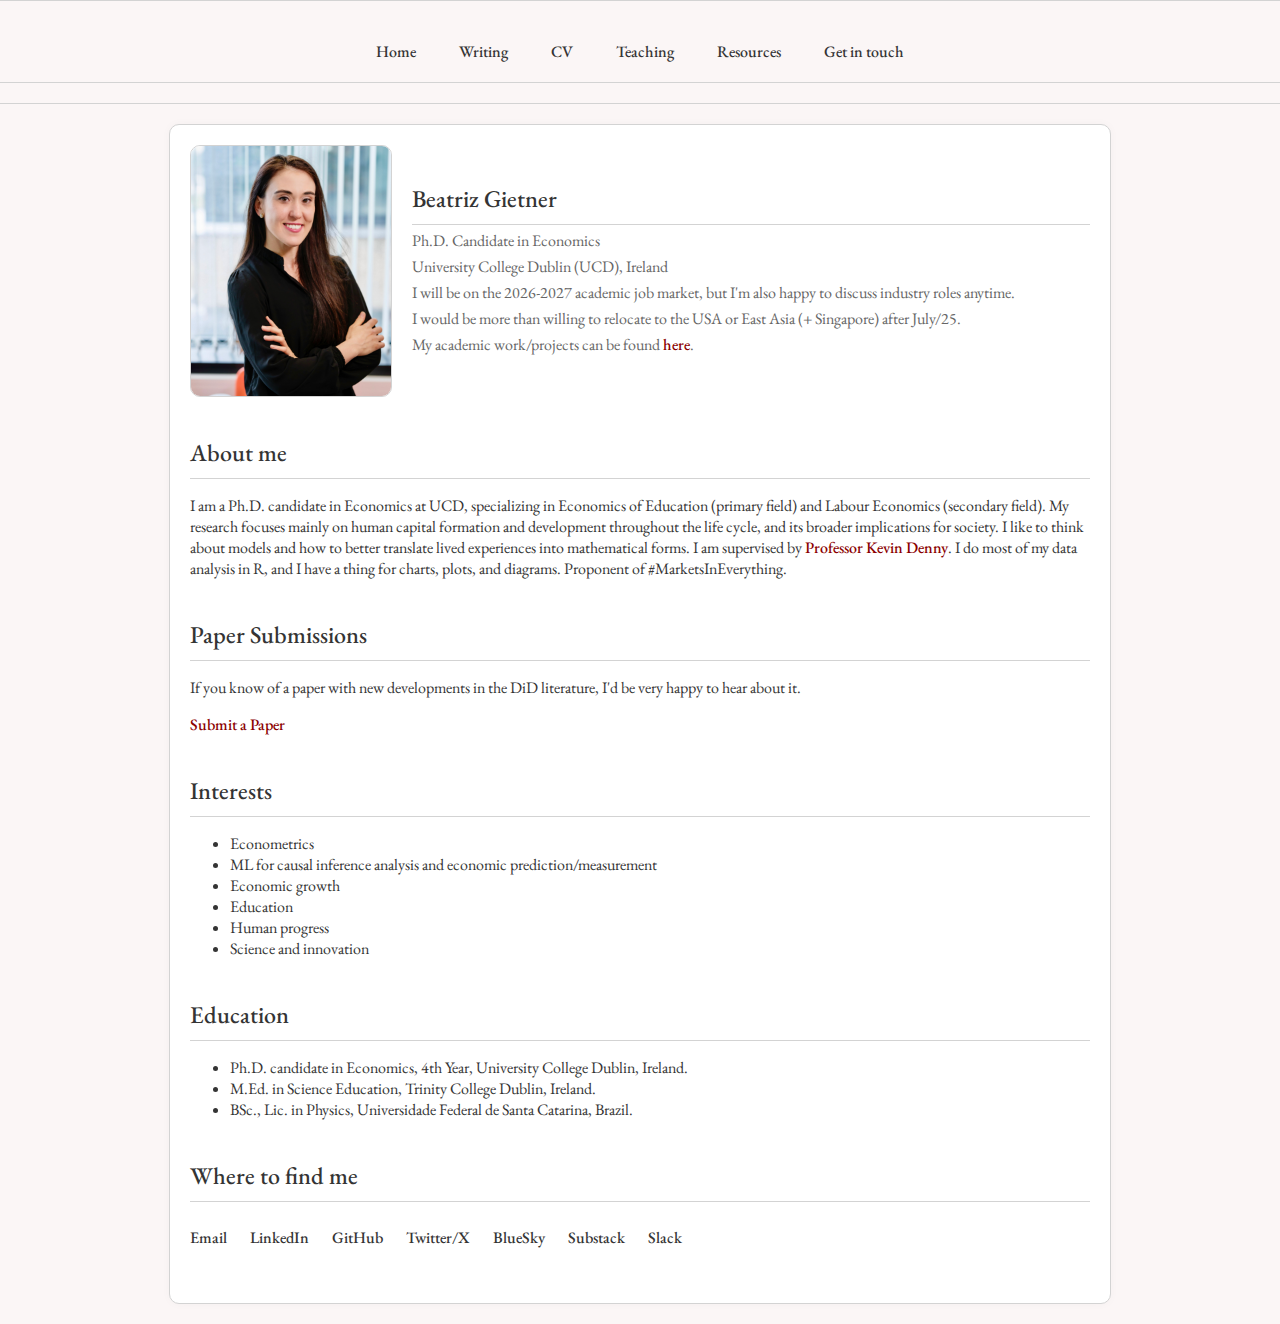
<file: index.html>
<!DOCTYPE html>
<html lang="en">
<head>
    <meta charset="UTF-8">
    <meta name="viewport" content="width=device-width, initial-scale=1.0">
    <title>Beatriz Gietner - Academic Homepage</title>
    <link href="https://fonts.googleapis.com/css2?family=Roboto:wght@300;400;700&display=swap" rel="stylesheet">
    <link rel="stylesheet" href="styles.css">
    <style>
        /* Add this style to indicate the image is clickable */
        .profile img {
            cursor: pointer;
            transition: transform 0.3s ease;
        }
        
        .profile img:hover {
            transform: scale(1.03);
        }
    </style>
</head>
<body>
    <header id="header-container"></header>

    <div class="container">
        <section id="about" class="section profile">
            <img id="profilePic" src="headshot.jpeg" alt="Beatriz Gietner" onclick="toggleProfileImage()">
            <div class="profile-details">
                <h2>Beatriz Gietner</h2>
                <p>Ph.D. Candidate in Economics</p>
                <p>University College Dublin (UCD), Ireland</p>
                <p>I will be on the 2026-2027 academic job market, but I'm also happy to discuss industry roles anytime. </p>
                <p>I would be more than willing to relocate to the USA or East Asia (+ Singapore) after July/25. </p>
                <p>My academic work/projects can be found <a href="https://beagietner.github.io/webpage/WorkingPapers.html" target="_blank">here</a>. </p>
            </div>
        </section>

        <section id="about" class="section">
            <h2>About me</h2>
            <p>I am a Ph.D. candidate in Economics at UCD, specializing in Economics of Education (primary field) and Labour Economics (secondary field). My research focuses mainly on human capital formation and development throughout the life cycle, and its broader implications for society. I like to think about models and how to better translate lived experiences into mathematical forms. I am supervised by <a href="https://people.ucd.ie/kevin.denny" target="_blank">Professor Kevin Denny</a>. I do most of my data analysis in R, and I have a thing for charts, plots, and diagrams. Proponent of #MarketsInEverything.</p>
        </section>

<section id="paper-submissions" class="section">
    <h2>Paper Submissions</h2>
    <p>If you know of a paper with new developments in the DiD literature, I'd be very happy to hear about it.</p>
   <a href="https://docs.google.com/forms/d/1EOEU1i3Sv_oWa6SJdG2djoTIs1b-DsFSDTltG1OYwqE" target="_blank" class="submit-button">
    Submit a Paper
</a>
</section>

        
        <section id="interests" class="section">
            <h2>Interests</h2>
            <ul>
                <li>Econometrics</li>
                <li>ML for causal inference analysis and economic prediction/measurement</li>
                <li>Economic growth</li>
                <li>Education</li>
                <li>Human progress</li>
                <li>Science and innovation</li>
            </ul>
        </section>

        <section id="education" class="section">
            <h2>Education</h2>
            <ul>
                <li>Ph.D. candidate in Economics, 4th Year, University College Dublin, Ireland.</li>
                <li>M.Ed. in Science Education, Trinity College Dublin, Ireland.</li>
                <li>BSc., Lic. in Physics, Universidade Federal de Santa Catarina, Brazil.</li>
            </ul>
        </section>

        <section id="contact" class="section">
            <h2>Where to find me</h2>
            <div class="contact-links">
                <a href="mailto:b.gietner@gmail.com">Email</a>
                <a href="https://www.linkedin.com/in/beatrizgietner/" target="_blank">LinkedIn</a>
                <a href="https://github.com/BeaGietner" target="_blank">GitHub</a>
                <a href="https://x.com/BeatrizGietner" target="_blank">Twitter/X</a>
                <a href="https://bsky.app/profile/beatrizgietner.bsky.social" target="_blank">BlueSky</a>
                <a href="https://diddigest.substack.com/" target="_blank">Substack</a>
                <a href="https://join.slack.com/t/ucdconnect-axa1053/shared_invite/zt-2kp0k670y-8dY9i85UVnsKv~7PKA1mYQ">Slack</a>
            </div>
        </section>
    </div>

    <script>
        // Function to load header
        fetch('header.html')
            .then(response => {
                if (!response.ok) {
                    throw new Error('Network response was not OK');
                }
                return response.text();
            })
            .then(html => {
            document.getElementById('header-container').innerHTML = html;
            })
            .catch(error => {
                console.error('Error fetching header content:', error);
            });
            
        // Function to toggle profile image
        let isFirstImage = true;
        
        function toggleProfileImage() {
            const profilePic = document.getElementById('profilePic');
            
            if (isFirstImage) {
                profilePic.src = "C2BEBD62-23E2-4727-8782-05BCDCEC1A07.png";
            } else {
                profilePic.src = "headshot.jpeg";
            }
            
            isFirstImage = !isFirstImage;
        }
    </script>
</body>
</html>
</file>
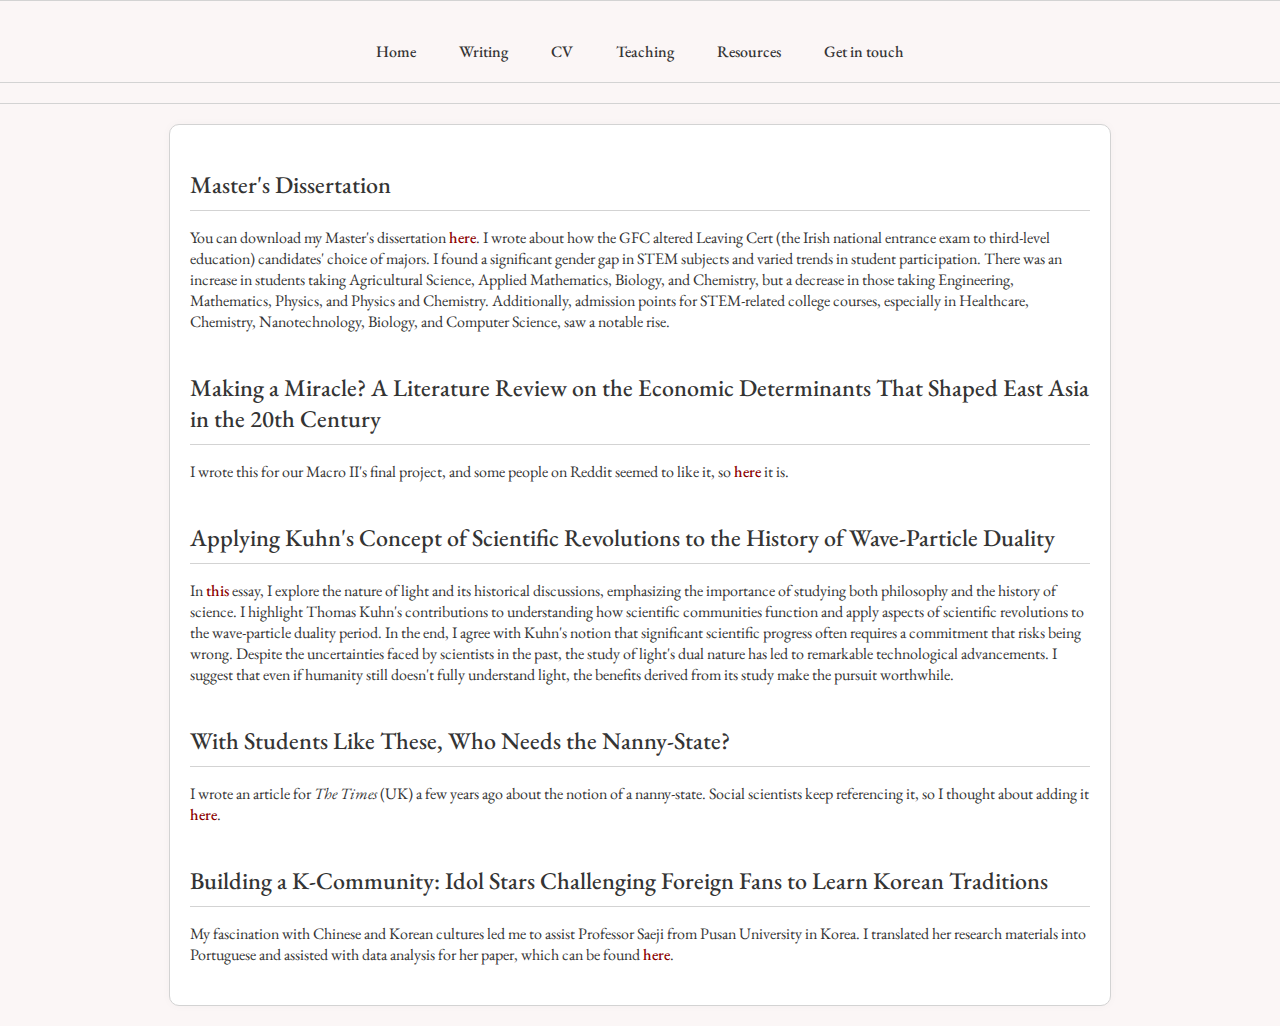
<file: Articles.html>
<!DOCTYPE html>
<html lang="en">
<head>
    <meta charset="UTF-8">
    <meta name="viewport" content="width=device-width, initial-scale=1.0">
    <title>Articles - Beatriz Gietner</title>
    <meta name="description" content="Explore articles and projects written by Beatriz Gietner, including topics on Economics, East Asia, history of science, and more.">
    <link href="https://fonts.googleapis.com/css2?family=Roboto:wght@300;400;700&display=swap" rel="stylesheet">
    <link rel="stylesheet" href="styles.css">
</head>
<body>
    <header id="header-container"></header>

    <main class="container">

        <section class="section">
            <h2>Master's Dissertation</h2>
            <p>
                You can download my Master's dissertation 
                <a href="Dissertation.pdf" target="_blank" rel="noopener noreferrer">here</a>. 
                I wrote about how the GFC altered Leaving Cert (the Irish national entrance exam to third-level education) candidates' choice of majors. I found a significant gender gap in STEM subjects and varied trends in student participation. There was an increase in students taking Agricultural Science, Applied Mathematics, Biology, and Chemistry, but a decrease in those taking Engineering, Mathematics, Physics, and Physics and Chemistry. Additionally, admission points for STEM-related college courses, especially in Healthcare, Chemistry, Nanotechnology, Biology, and Computer Science, saw a notable rise.
            </p>
        </section>

        <section class="section">
            <h2>Making a Miracle? A Literature Review on the Economic Determinants That Shaped East Asia in the 20th Century</h2>
            <p>
                I wrote this for our Macro II's final project, and some people on Reddit seemed to like it, so 
                <a href="lit_review.pdf" target="_blank" rel="noopener noreferrer">here</a> it is.
            </p>
        </section>

        <section class="section">
            <h2>Applying Kuhn's Concept of Scientific Revolutions to the History of Wave-Particle Duality</h2>
            <p>
                In 
                <a href="kuhn.pdf" target="_blank" rel="noopener noreferrer">this</a> essay, I explore the nature of light and its historical discussions, emphasizing the importance of studying both philosophy and the history of science. I highlight Thomas Kuhn's contributions to understanding how scientific communities function and apply aspects of scientific revolutions to the wave-particle duality period. In the end, I agree with Kuhn's notion that significant scientific progress often requires a commitment that risks being wrong. Despite the uncertainties faced by scientists in the past, the study of light's dual nature has led to remarkable technological advancements. I suggest that even if humanity still doesn't fully understand light, the benefits derived from its study make the pursuit worthwhile.
            </p>
        </section>

        <section class="section">
            <h2>With Students Like These, Who Needs the Nanny-State?</h2>
            <p>
                I wrote an article for <em>The Times</em> (UK) a few years ago about the notion of a nanny-state. Social scientists keep referencing it, so I thought about adding it 
                <a href="https://www.thetimes.co.uk/article/with-students-like-this-who-needs-the-nanny-state-fbnrgljrm" target="_blank" rel="noopener noreferrer">here</a>.
            </p>
        </section>

        <section class="section">
            <h2>Building a K-Community: Idol Stars Challenging Foreign Fans to Learn Korean Traditions</h2>
            <p>
                My fascination with Chinese and Korean cultures led me to assist Professor Saeji from Pusan University in Korea. I translated her research materials into Portuguese and assisted with data analysis for her paper, which can be found 
                <a href="https://newcms.kmu.ac.kr/dext5editordata/2022/12/20221215_110549903_83633.pdf" target="_blank" rel="noopener noreferrer">here</a>.
            </p>
        </section>
    </main>

    <script>
        fetch('header.html')
            .then(response => {
                if (!response.ok) {
                    throw new Error('Network response was not OK');
                }
                return response.text();
            })
            .then(html => {
                document.getElementById('header-container').innerHTML = html;
            })
            .catch(error => {
                console.error('Error loading header:', error);
            });
    </script>
</body>
</html>
</file>
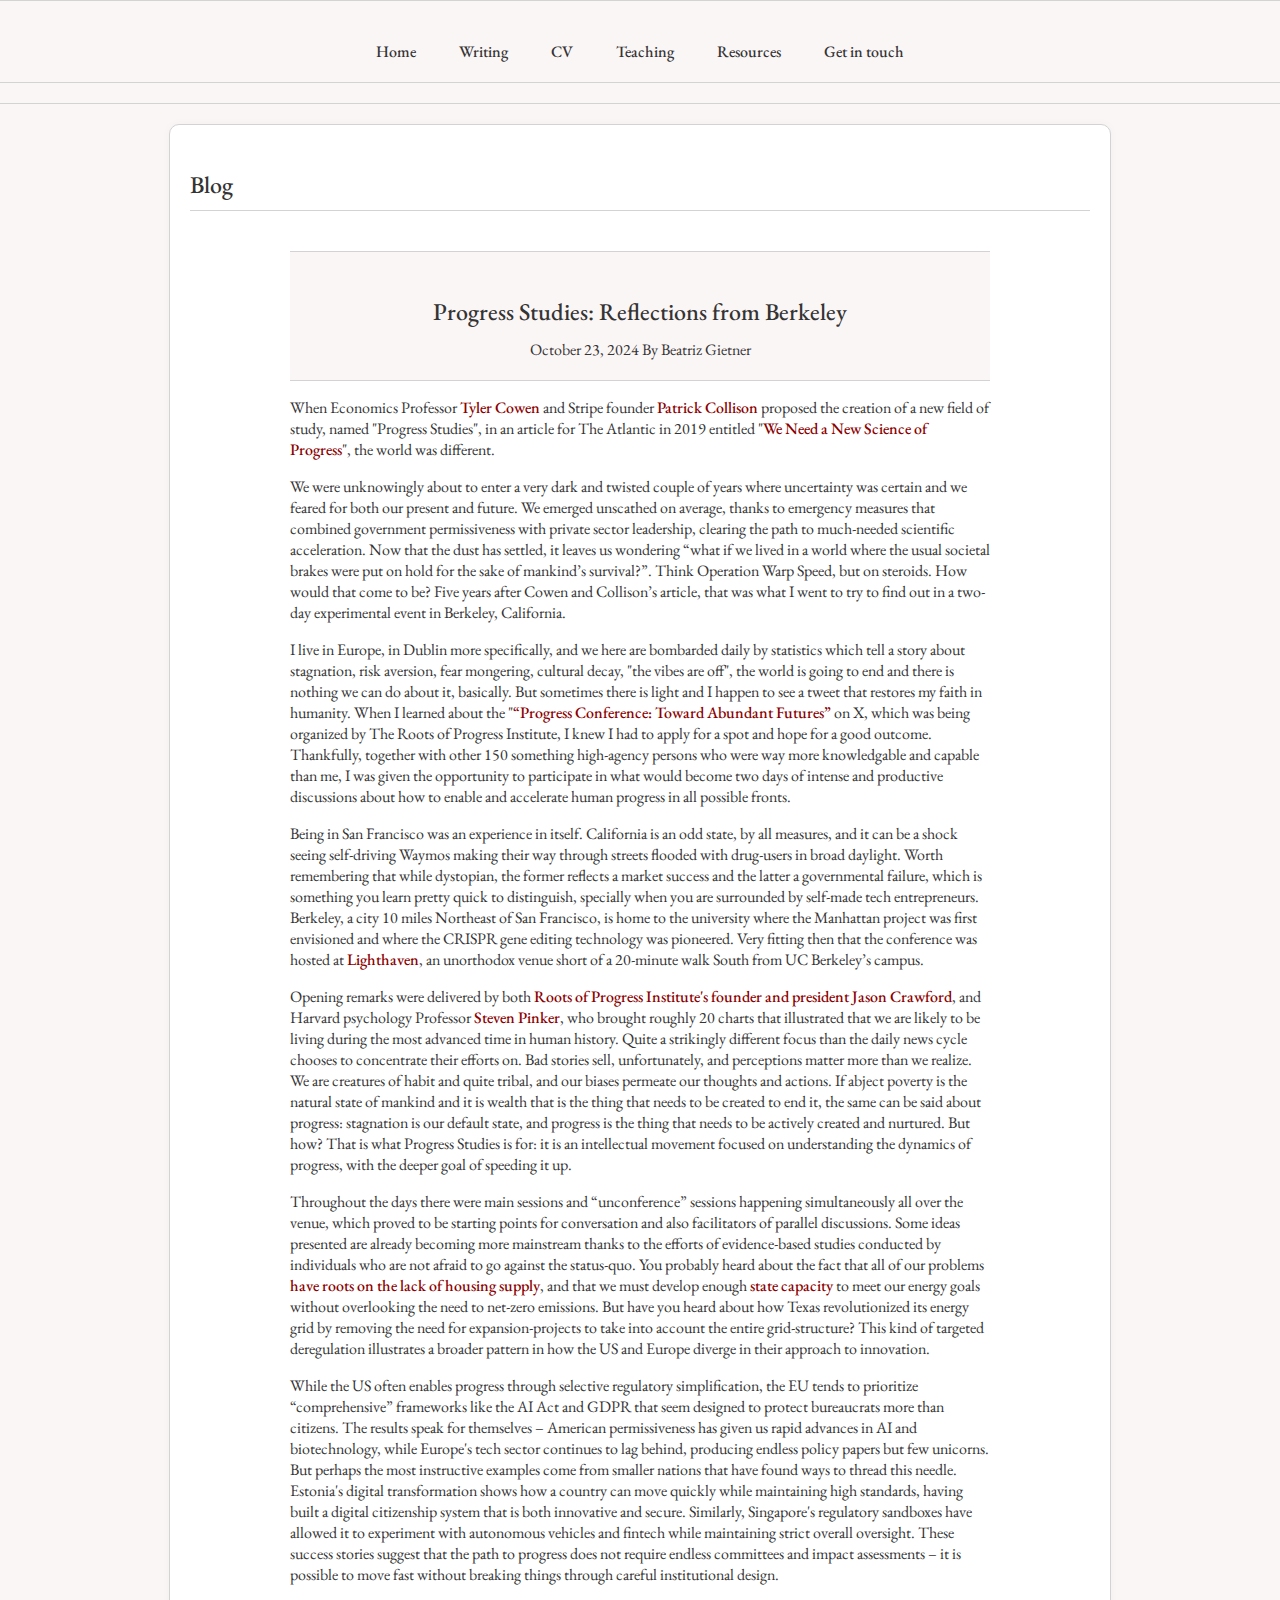
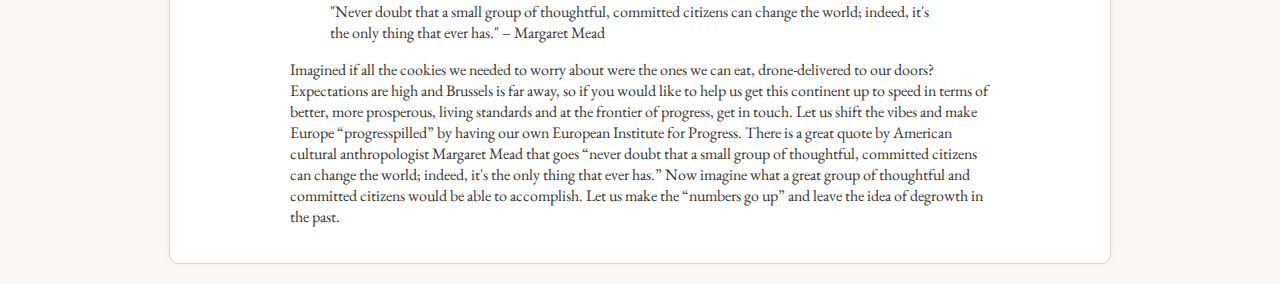
<file: Blog.html>
<!DOCTYPE html>
<html lang="en">
<head>
    <meta charset="UTF-8">
    <meta name="viewport" content="width=device-width, initial-scale=1.0">
    <title>Beatriz Gietner - Blog</title>
    <meta name="description" content="Beatriz Gietner's reflections on Progress Studies and the Progress Conference in Berkeley, California.">
    <link href="https://fonts.googleapis.com/css2?family=Roboto:wght@300;400;700&display=swap" rel="stylesheet">
    <link rel="stylesheet" href="styles.css">
</head>
<body>
    <header id="header-container"></header>

<main class="container">
    <section class="section">
        <h2>Blog</h2>
    </section>
    <div id="blog-posts">
        <article class="blog-post">
            <header class="post-header">
                <h2 class="post-title">Progress Studies: Reflections from Berkeley</h2>

                <div class="post-meta">
                    <time datetime="2024-10-23">October 23, 2024</time>
                    <span class="post-author">By Beatriz Gietner</span>
                </div>
            </header>
            
            <div class="post-content">
                <p>When Economics Professor <a href="https://tylercowen.com/" target="_blank" rel="noopener noreferrer">Tyler Cowen</a> and Stripe founder <a href="https://patrickcollison.com/about" target="_blank" rel="noopener noreferrer">Patrick Collison</a> proposed the creation of a new field of study, named "Progress Studies", in an article for The Atlantic in 2019 entitled "<a href="https://www.theatlantic.com/science/archive/2019/07/we-need-new-science-progress/594946/" target="_blank" rel="noopener noreferrer">We Need a New Science of Progress</a>", the world was different.</p>

                <p>We were unknowingly about to enter a very dark and twisted couple of years where uncertainty was certain and we feared for both our present and future. We emerged unscathed on average, thanks to emergency measures that combined government permissiveness with private sector leadership, clearing the path to much-needed scientific acceleration. Now that the dust has settled, it leaves us wondering “what if we lived in a world where the usual societal brakes were put on hold for the sake of mankind’s survival?”. Think Operation Warp Speed, but on steroids. How would that come to be? Five years after Cowen and Collison’s article, that was what I went to try to find out in a two-day experimental event in Berkeley, California.</p>
                
                <p>I live in Europe, in Dublin more specifically, and we here are bombarded daily by statistics which tell a story about stagnation, risk aversion, fear mongering, cultural decay, "the vibes are off", the world is going to end and there is nothing we can do about it, basically. But sometimes there is light and I happen to see a tweet that restores my faith in humanity. When I learned about the "<a href="https://rootsofprogress.org/conference/" target="_blank" rel="noopener noreferrer">“Progress Conference: Toward Abundant Futures”</a> on X, which was being organized by The Roots of Progress Institute, I knew I had to apply for a spot and hope for a good outcome. Thankfully, together with other 150 something high-agency persons who were way more knowledgable and capable than me, I was given the opportunity to participate in what would become two days of intense and productive discussions about how to enable and accelerate human progress in all possible fronts.</p>
               
                <p>Being in San Francisco was an experience in itself. California is an odd state, by all measures, and it can be a shock seeing self-driving Waymos making their way through streets flooded with drug-users in broad daylight. Worth remembering that while dystopian, the former reflects a market success and the latter a governmental failure, which is something you learn pretty quick to distinguish, specially when you are surrounded by self-made tech entrepreneurs. Berkeley, a city 10 miles Northeast of San Francisco, is home to the university where the Manhattan project was first envisioned and where the CRISPR gene editing technology was pioneered. Very fitting then that the conference was hosted at <a href="https://www.lighthaven.space/" target="_blank" rel="noopener noreferrer">Lighthaven</a>, an unorthodox venue short of a 20-minute walk South from UC Berkeley’s campus.</p>
                
                <p>Opening remarks were delivered by both <a href="https://rootsofprogress.org/member/jason-crawford/" target="_blank" rel="noopener noreferrer">Roots of Progress Institute's founder and president Jason Crawford</a>, and Harvard psychology Professor <a href="https://stevenpinker.com/" target="_blank" rel="noopener noreferrer">Steven Pinker</a>, who brought roughly 20 charts that illustrated that we are likely to be living during the most advanced time in human history. Quite a strikingly different focus than the daily news cycle chooses to concentrate their efforts on. Bad stories sell, unfortunately, and perceptions matter more than we realize. We are creatures of habit and quite tribal, and our biases permeate our thoughts and actions. If abject poverty is the natural state of mankind and it is wealth that is the thing that needs to be created to end it, the same can be said about progress: stagnation is our default state, and progress is the thing that needs to be actively created and nurtured. But how? That is what Progress Studies is for: it is an intellectual movement focused on understanding the dynamics of progress, with the deeper goal of speeding it up.</p>
                
                <p>Throughout the days there were main sessions and “unconference” sessions happening simultaneously all over the venue, which proved to be starting points for conversation and also facilitators of parallel discussions. Some ideas presented are already becoming more mainstream thanks to the efforts of evidence-based studies conducted by individuals who are not afraid to go against the status-quo. You probably heard about the fact that all of our problems <a href="https://worksinprogress.co/issue/the-housing-theory-of-everything/" target="_blank" rel="noopener noreferrer">have roots on the lack of housing supply</a>, and that we must develop enough <a href="https://ifp.org/how-do-we-make-an-entrepreneurial-state/" target="_blank" rel="noopener noreferrer">state capacity</a> to meet our energy goals without overlooking the need to net-zero emissions. But have you heard about how Texas revolutionized its energy grid by removing the need for expansion-projects to take into account the entire grid-structure? This kind of targeted deregulation illustrates a broader pattern in how the US and Europe diverge in their approach to innovation.</p> 
                
                <p>While the US often enables progress through selective regulatory simplification, the EU tends to prioritize “comprehensive” frameworks like the AI Act and GDPR that seem designed to protect bureaucrats more than citizens. The results speak for themselves – American permissiveness has given us rapid advances in AI and biotechnology, while Europe's tech sector continues to lag behind, producing endless policy papers but few unicorns. But perhaps the most instructive examples come from smaller nations that have found ways to thread this needle. Estonia's digital transformation shows how a country can move quickly while maintaining high standards, having built a digital citizenship system that is both innovative and secure. Similarly, Singapore's regulatory sandboxes have allowed it to experiment with autonomous vehicles and fintech while maintaining strict overall oversight. These success stories suggest that the path to progress does not require endless committees and impact assessments – it is possible to move fast without breaking things through careful institutional design.</p>
                
                <blockquote>
                    "Never doubt that a small group of thoughtful, committed citizens can change the world; indeed, it's the only thing that ever has." – Margaret Mead
                </blockquote>
                
                <p>Imagined if all the cookies we needed to worry about were the ones we can eat, drone-delivered to our doors? Expectations are high and Brussels is far away, so if you would like to help us get this continent up to speed in terms of better, more prosperous, living standards and at the frontier of progress, get in touch. Let us shift the vibes and make Europe “progresspilled” by having our own European Institute for Progress. There is a great quote by American cultural anthropologist Margaret Mead that goes “never doubt that a small group of thoughtful, committed citizens can change the world; indeed, it's the only thing that ever has.” Now imagine what a great group of thoughtful and committed citizens would be able to accomplish. Let us make the “numbers go up” and leave the idea of degrowth in the past.</p>
            </div>
        </article>
    </div>

    
    </main>

    <script>
        // Dynamically load the header
        fetch('header.html')
            .then(response => {
                if (!response.ok) {
                    throw new Error('Network response was not OK');
                }
                return response.text();
            })
            .then(html => {
                document.getElementById('header-container').innerHTML = html;
            })
            .catch(error => {
                console.error('Error loading header:', error);
            });
    </script>
</body>
</html>
</file>
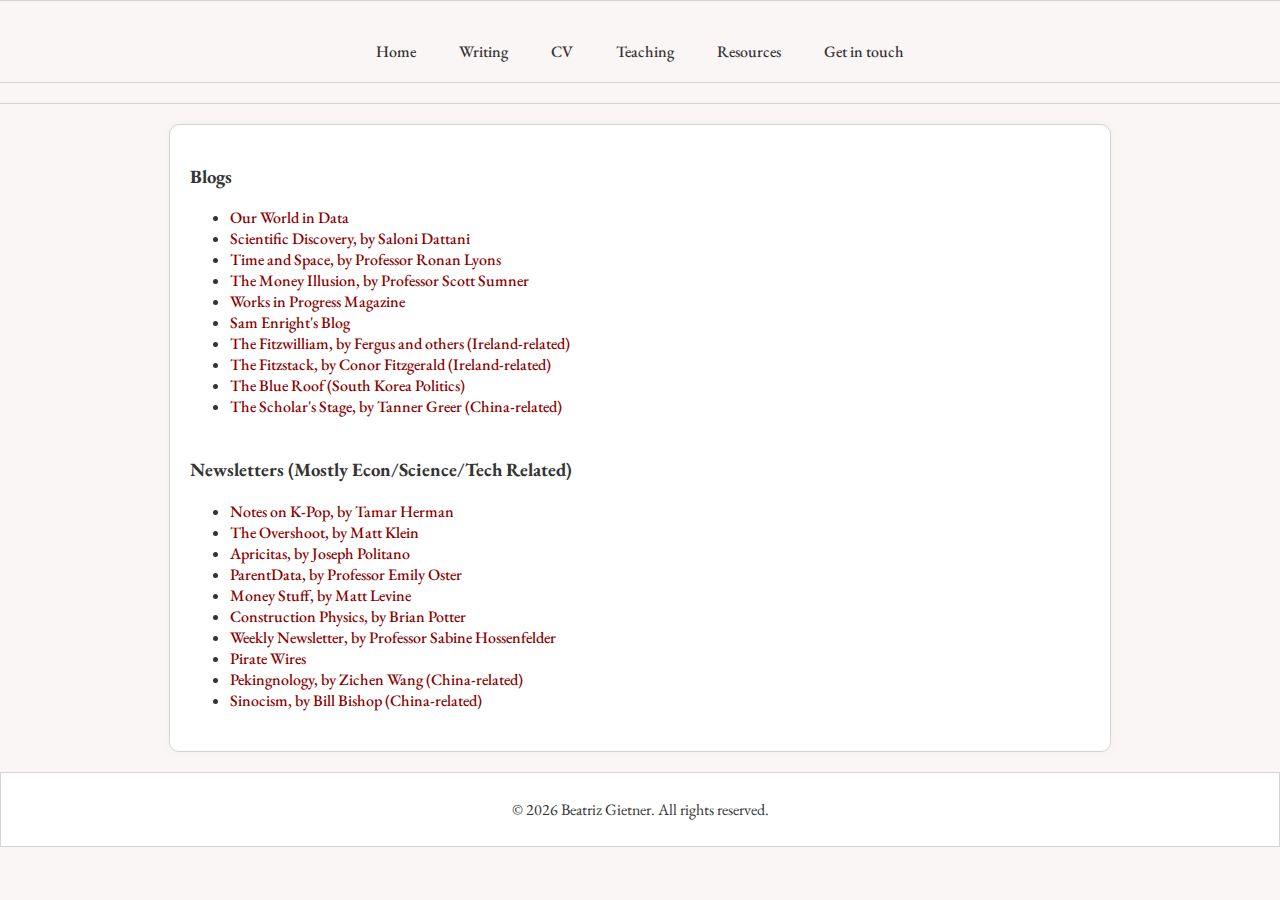
<file: blogs.html>
<!DOCTYPE html>
<html lang="en">
<head>
    <meta charset="UTF-8">
    <meta name="viewport" content="width=device-width, initial-scale=1.0">
    <title>Learning Resources - Beatriz Gietner</title>
    <link href="https://fonts.googleapis.com/css2?family=Roboto:wght@300;400;700&display=swap" rel="stylesheet">
    <link rel="stylesheet" href="styles.css">
</head>
<body>
<header id="header-container"></header>

<div class="container">
    <section id="blogs" class="section">
        <h3>Blogs</h3>
        <ul>
            <li><a href="https://ourworldindata.org/" target="_blank">Our World in Data</a></li>
            <li><a href="https://www.scientificdiscovery.dev/" target="_blank">Scientific Discovery, by Saloni Dattani</a></li>
            <li><a href="https://ronanlyons.substack.com/" target="_blank">Time and Space, by Professor Ronan Lyons</a></li>
            <li><a href="https://www.themoneyillusion.com/" target="_blank">The Money Illusion, by Professor Scott Sumner</a></li>
            <li><a href="https://www.worksinprogress.news/" target="_blank">Works in Progress Magazine</a></li>
            <li><a href="https://samenright.com/" target="_blank">Sam Enright's Blog</a></li>
            <li><a href="https://www.thefitzwilliam.com/" target="_blank">The Fitzwilliam, by Fergus and others (Ireland-related)</a></li>
            <li><a href="https://www.conorfitzgerald.com/" target="_blank">The Fitzstack, by Conor Fitzgerald (Ireland-related)</a></li>
            <li><a href="https://www.blueroofpolitics.com/" target="_blank">The Blue Roof (South Korea Politics)</a></li>
            <li><a href="https://scholars-stage.org/" target="_blank">The Scholar's Stage, by Tanner Greer (China-related)</a></li>
        </ul>
    </section>

    <section id="newsletters" class="section">
        <h3>Newsletters (Mostly Econ/Science/Tech Related)</h3>
        <ul>
            <li><a href="https://notesonkpop.com/" target="_blank">Notes on K-Pop, by Tamar Herman</a></li>
            <li><a href="https://theovershoot.co/" target="_blank">The Overshoot, by Matt Klein</a></li>
            <li><a href="https://www.apricitas.io/" target="_blank">Apricitas, by Joseph Politano</a></li>
            <li><a href="https://parentdata.org/" target="_blank">ParentData, by Professor Emily Oster</a></li>
            <li><a href="https://www.bloomberg.com/account/newsletters/money-stuff" target="_blank">Money Stuff, by Matt Levine</a></li>
            <li><a href="https://www.construction-physics.com/" target="_blank">Construction Physics, by Brian Potter</a></li>
            <li><a href="https://sabinehossenfelder.com/newsletter/" target="_blank">Weekly Newsletter, by Professor Sabine Hossenfelder</a></li>
            <li><a href="https://www.piratewires.com/newsletters" target="_blank">Pirate Wires</a></li>
            <li><a href="https://www.pekingnology.com/" target="_blank">Pekingnology, by Zichen Wang (China-related)</a></li>
            <li><a href="https://www.sinocism.com/" target="_blank">Sinocism, by Bill Bishop (China-related)</a></li>
        </ul>
    </section>
</div>

<footer>
    <p>&copy; <span id="current-year"></span> Beatriz Gietner. All rights reserved.</p>
</footer>
<script>
    document.getElementById('current-year').textContent = new Date().getFullYear();
    fetch('header.html')
        .then(response => response.text())
        .then(html => {
            document.getElementById('header-container').innerHTML = html;
        })
        .catch(error => {
            console.error('Error fetching header content:', error);
        });
</script>
</body>
</html>
</file>
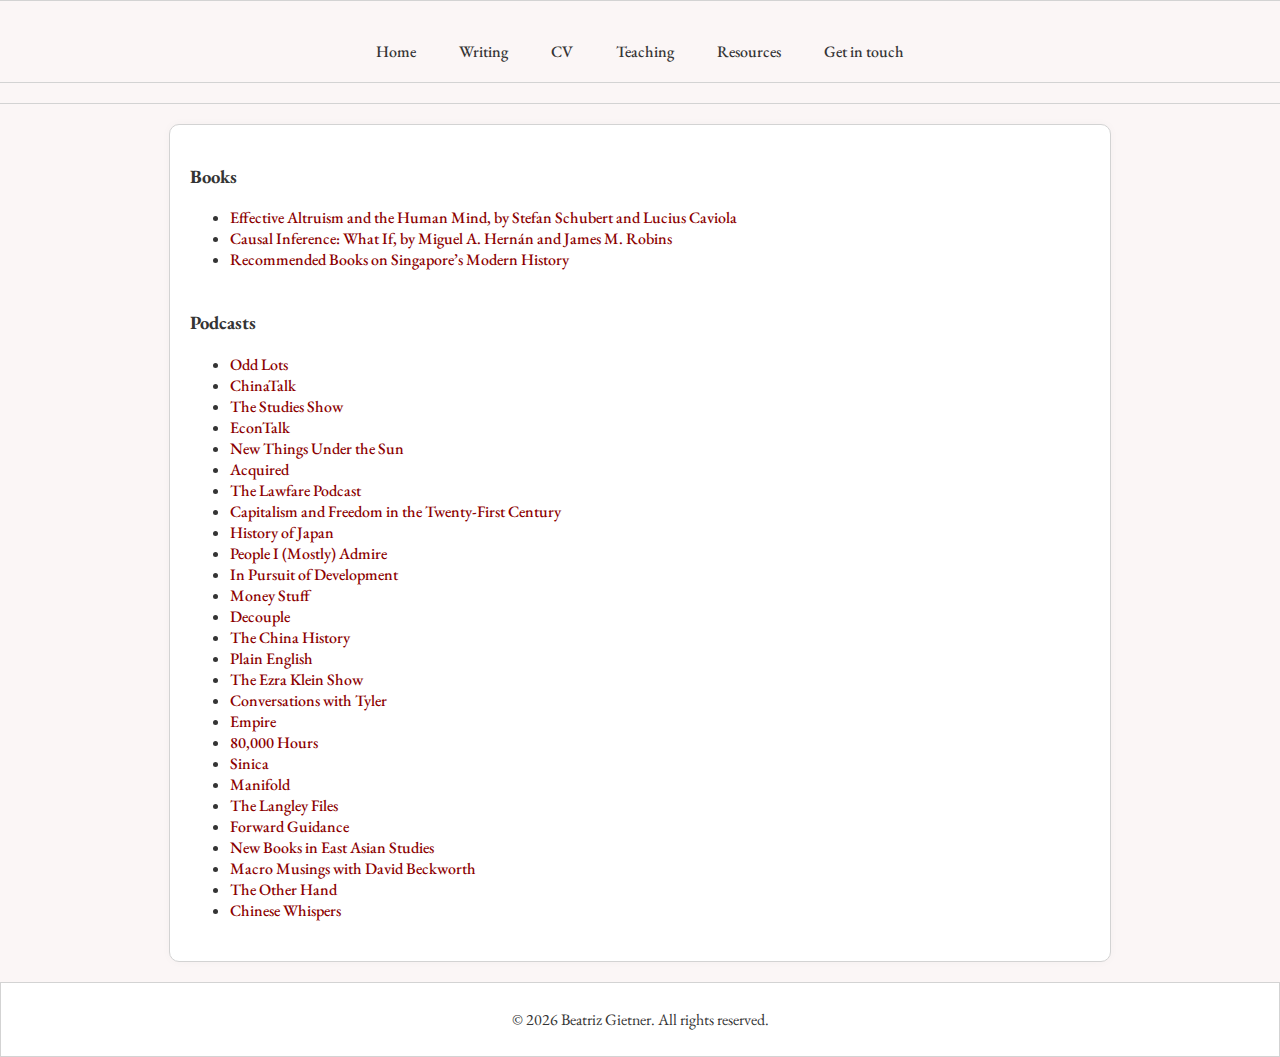
<file: books.html>
<!DOCTYPE html>
<html lang="en">
<head>
    <meta charset="UTF-8">
    <meta name="viewport" content="width=device-width, initial-scale=1.0">
    <title>Learning Resources - Beatriz Gietner</title>
    <link href="https://fonts.googleapis.com/css2?family=Roboto:wght@300;400;700&display=swap" rel="stylesheet">
    <link rel="stylesheet" href="styles.css"> 
</head>
<body>
<header id="header-container"></header>

<div class="container">
    <section id="books" class="section">
        <h3>Books</h3>
        <ul>
            <li><a href="https://watermark.silverchair.com/9780197757383_web.pdf?token=[base64]" target="_blank">Effective Altruism and the Human Mind, by Stefan Schubert and Lucius Caviola</a></li>
            <li><a href="https://static1.squarespace.com/static/675db8b0dd37046447128f5f/t/677676888e31cc50c2c33877/1735816881944/hernanrobins_WhatIf_2jan25.pdf" target="_blank">Causal Inference: What If, by Miguel A. Hernán and James M. Robins</a></li>
            <li><a href="Singapore.pdf" target="_blank">Recommended Books on Singapore’s Modern History</a></li>
        </ul>
    </section>

    <section id="podcasts" class="section">
        <h3>Podcasts</h3>
        <ul>
            <li><a href="https://open.spotify.com/show/1te7oSFyRVekxMBJUSethH" target="_blank">Odd Lots</a></li>
            <li><a href="https://open.spotify.com/show/448WaJhgJGJKnQ3HCE2EBa" target="_blank">ChinaTalk</a></li>
            <li><a href="https://open.spotify.com/show/7kkWvSnrXAAzQZ9hfTEwjM" target="_blank">The Studies Show</a></li>
            <li><a href="https://open.spotify.com/show/4M5Gb71lskQ0Rg6e08uQhi" target="_blank">EconTalk</a></li>
            <li><a href="https://open.spotify.com/show/0v2Wi1kIGk9YtKtPaHIAUp" target="_blank">New Things Under the Sun</a></li>
            <li><a href="https://open.spotify.com/show/7Fj0XEuUQLUqoMZQdsLXqp" target="_blank">Acquired</a></li>
            <li><a href="https://open.spotify.com/show/1saOaypBQZQU4ER3tM0VeU" target="_blank">The Lawfare Podcast</a></li>
            <li><a href="https://open.spotify.com/show/1tbpO0QmINxHZaPqjJWfYa" target="_blank">Capitalism and Freedom in the Twenty-First Century</a></li>
            <li><a href="https://open.spotify.com/show/2LBtupamjjiWOib3UtlNLA" target="_blank">History of Japan</a></li>
            <li><a href="https://open.spotify.com/show/4tINcXckbPUk6dsK3eQD21" target="_blank">People I (Mostly) Admire</a></li>
            <li><a href="https://open.spotify.com/show/3QvVNE6ccMbdxGTbCGUgjZ" target="_blank">In Pursuit of Development</a></li>
            <li><a href="https://open.spotify.com/show/11yAA5VXm0IJeZoKL4Fqah" target="_blank">Money Stuff</a></li>
            <li><a href="https://open.spotify.com/show/6PNr3ml8nEQotWWavE9kQz" target="_blank">Decouple</a></li>
            <li><a href="https://open.spotify.com/show/4RHgeG5eVpz7aPKPaT7CG7" target="_blank">The China History</a></li>
            <li><a href="https://open.spotify.com/show/3fQkNGzE1mBF1VrxVTY0oo" target="_blank">Plain English</a></li>
            <li><a href="https://open.spotify.com/show/3oB5noYIwEB2dMAREj2F7S" target="_blank">The Ezra Klein Show</a></li>
            <li><a href="https://open.spotify.com/show/0Z1234tGXD2hVhjFrrhJ7g" target="_blank">Conversations with Tyler</a></li>
            <li><a href="https://open.spotify.com/show/0sBh58hSTReUQiK4axYUVx" target="_blank">Empire</a></li>
            <li><a href="https://open.spotify.com/show/2WzJwXWBDnn4iZ7odKwDib" target="_blank">80,000 Hours</a></li>
            <li><a href="https://open.spotify.com/show/1QlGMoMsAncoBdH9Uz5u4N" target="_blank">Sinica</a></li>
            <li><a href="https://open.spotify.com/show/3zuFjXkJWBhQeNWYTaCdEX" target="_blank">Manifold</a></li>
            <li><a href="https://open.spotify.com/show/2CL6RO1p1ThF4c6iXQV3ng" target="_blank">The Langley Files</a></li>
            <li><a href="https://open.spotify.com/show/4YWyPCna1Sg50fmRJGF0LV" target="_blank">Forward Guidance</a></li>
            <li><a href="https://open.spotify.com/show/3u6SAbVbXrYqMZngSWOuNY" target="_blank">New Books in East Asian Studies</a></li>
            <li><a href="https://open.spotify.com/show/7vsf2QkL0P9Ac7dp3HyUg3" target="_blank">Macro Musings with David Beckworth</a></li>
            <li><a href="https://open.spotify.com/show/0UOAX59y2Lc4M3NiJVzWh5" target="_blank">The Other Hand</a></li>
            <li><a href="https://open.spotify.com/show/601xhi07tvFOfdPc16qp0Q" target="_blank">Chinese Whispers</a></li>
        </ul>
    </section>
</div>

<footer>
    <p>&copy; <span id="current-year"></span> Beatriz Gietner. All rights reserved.</p>
</footer>
<script>
    document.getElementById('current-year').textContent = new Date().getFullYear();
    fetch('header.html')
        .then(response => response.text())
        .then(html => {
            document.getElementById('header-container').innerHTML = html;
        })
        .catch(error => {
            console.error('Error fetching header content:', error);
        });
</script>
</body>
</html>
</file>
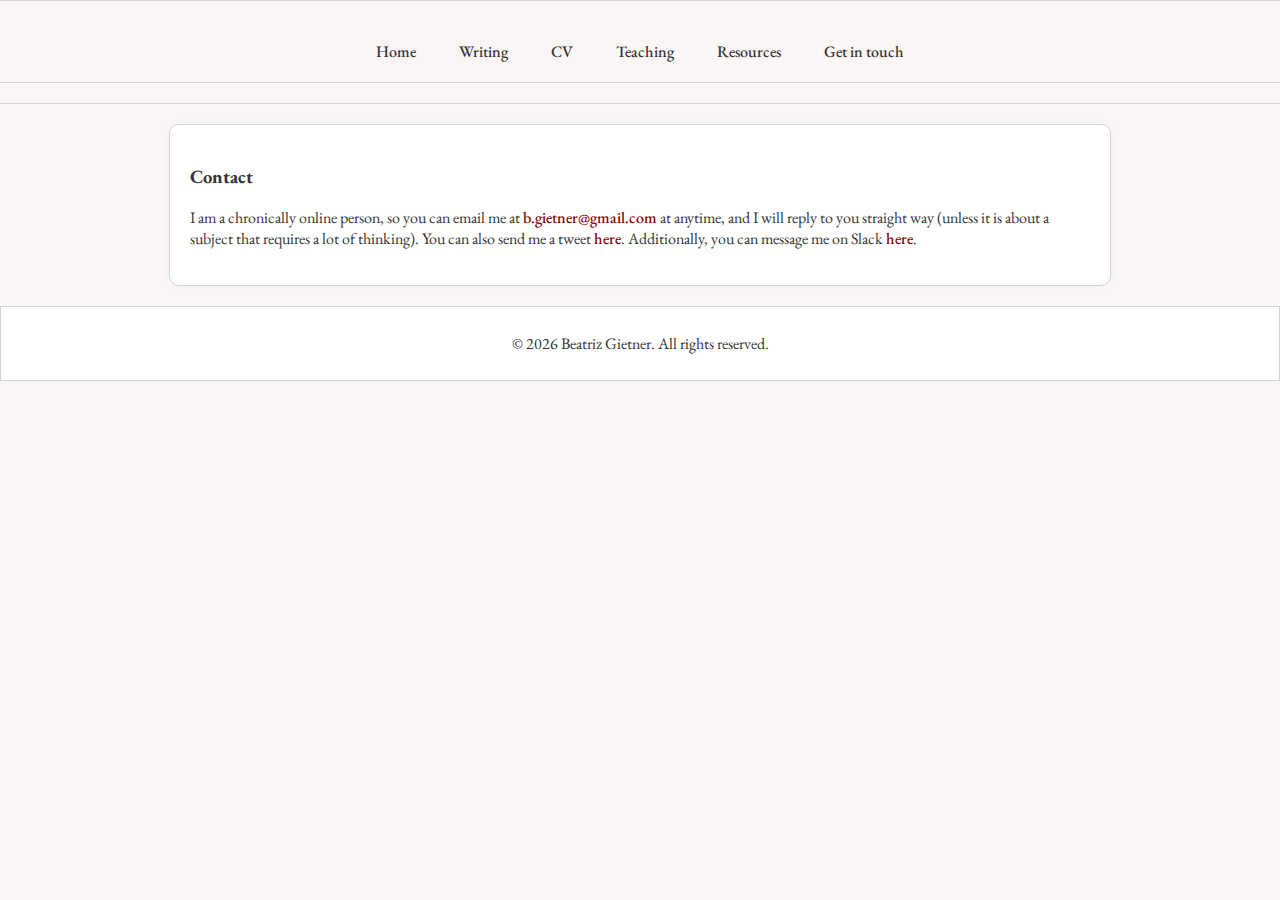
<file: contact.html>
<!DOCTYPE html>
<html lang="en">
<head>
    <meta charset="UTF-8">
    <meta name="viewport" content="width=device-width, initial-scale=1.0">
    <title>Contact - Beatriz Gietner</title>
    <link href="https://fonts.googleapis.com/css2?family=Roboto:wght@300;400;700&display=swap" rel="stylesheet">
    <link rel="stylesheet" href="styles.css"> 
</head>
<body>
<header id="header-container"></header>
<div class="container">
    <h3>Contact</h3>
    <p>I am a chronically online person, so you can email me at <a href="mailto:b.gietner@gmail.com">b.gietner@gmail.com</a> at anytime, and I will reply to you straight way (unless it is about a subject that requires a lot of thinking). You can also send me a tweet <a href="https://x.com/BeatrizGietner" target="_blank" rel="noopener noreferrer">here</a>. Additionally, you can message me on Slack <a href="https://app.slack.com/client/T077UCRJ068/C077K9K8P38" target="_blank" rel="noopener noreferrer">here</a>.</p>
</div>
<footer>
    <p>&copy; <span id="current-year"></span> Beatriz Gietner. All rights reserved.</p>
</footer>
<script>
    document.getElementById('current-year').textContent = new Date().getFullYear();
    fetch('header.html')
        .then(response => response.text())
        .then(html => {
            document.getElementById('header-container').innerHTML = html;
        })
        .catch(error => {
            console.error('Error fetching header content:', error);
        });
</script>
</body>
</html>
</file>
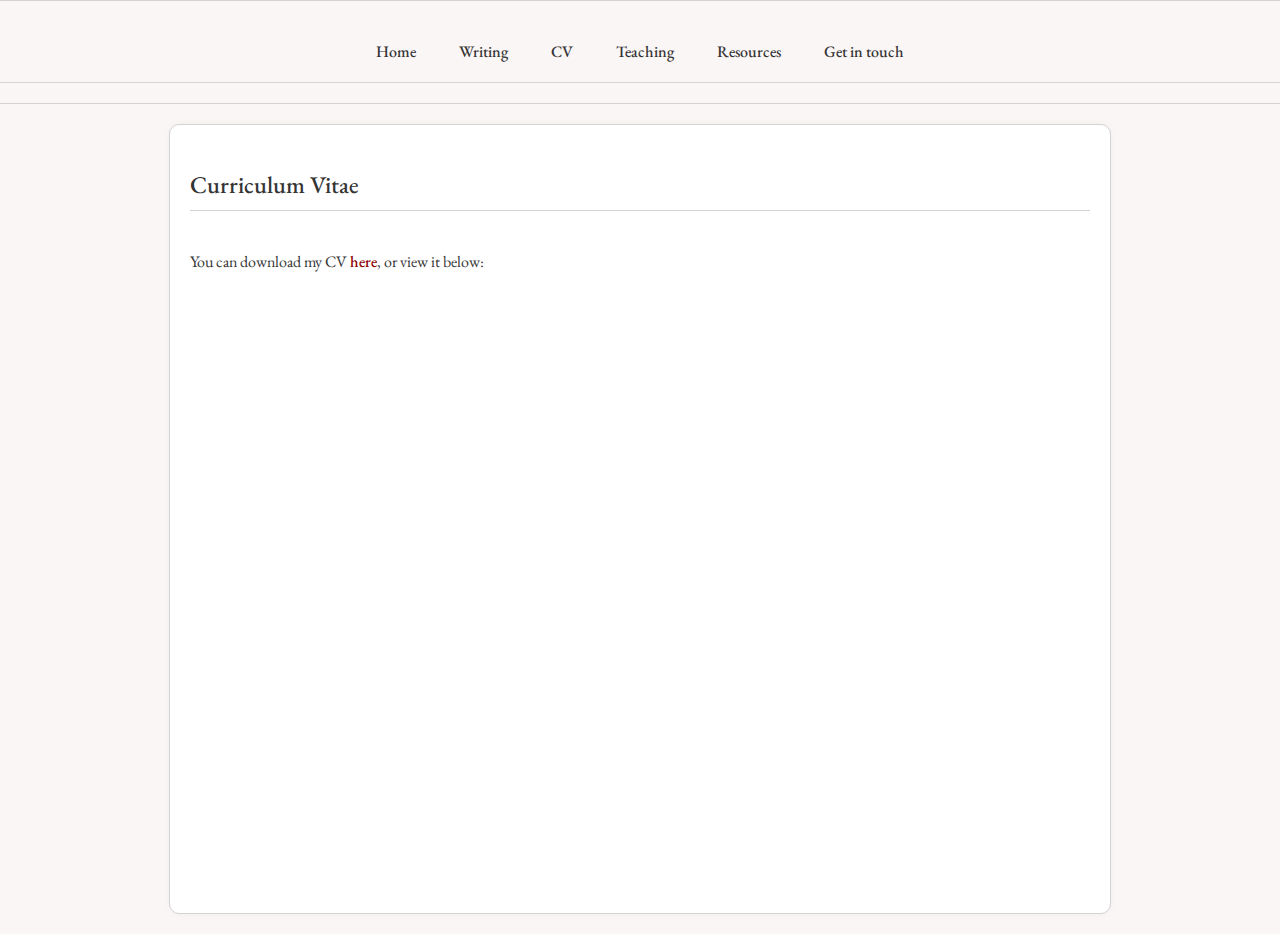
<file: CV.html>
<!DOCTYPE html>
<html lang="en">
<head>
    <meta charset="UTF-8">
    <meta name="viewport" content="width=device-width, initial-scale=1.0">
    <title>CV - Beatriz Gietner</title>
    <meta name="description" content="Download or view the CV of Beatriz Gietner, showcasing her academic achievements, research, and professional experiences.">
    <link href="https://fonts.googleapis.com/css2?family=Roboto:wght@300;400;700&display=swap" rel="stylesheet">
    <link rel="stylesheet" href="styles.css">
</head>
<body>
    <header id="header-container"></header>

  <main class="container">
    <section class="section">
        <h2>Curriculum Vitae</h2>
    </section>
    
    <p>
        You can download my CV 
        <a href="CV.pdf" target="_blank" rel="noopener noreferrer">here</a>, 
        or view it below:
    </p>

        <iframe 
            src="CV.pdf" 
            width="100%" 
            height="600px" 
            style="border: none;" 
            title="Beatriz Gietner's CV">
        </iframe>
    </main>

    <script>
        // Dynamically load the header
        fetch('header.html')
            .then(response => {
                if (!response.ok) {
                    throw new Error('Network response was not OK');
                }
                return response.text();
            })
            .then(html => {
                document.getElementById('header-container').innerHTML = html;
            })
            .catch(error => {
                console.error('Error loading header:', error);
            });
    </script>
</body>
</html>
</file>
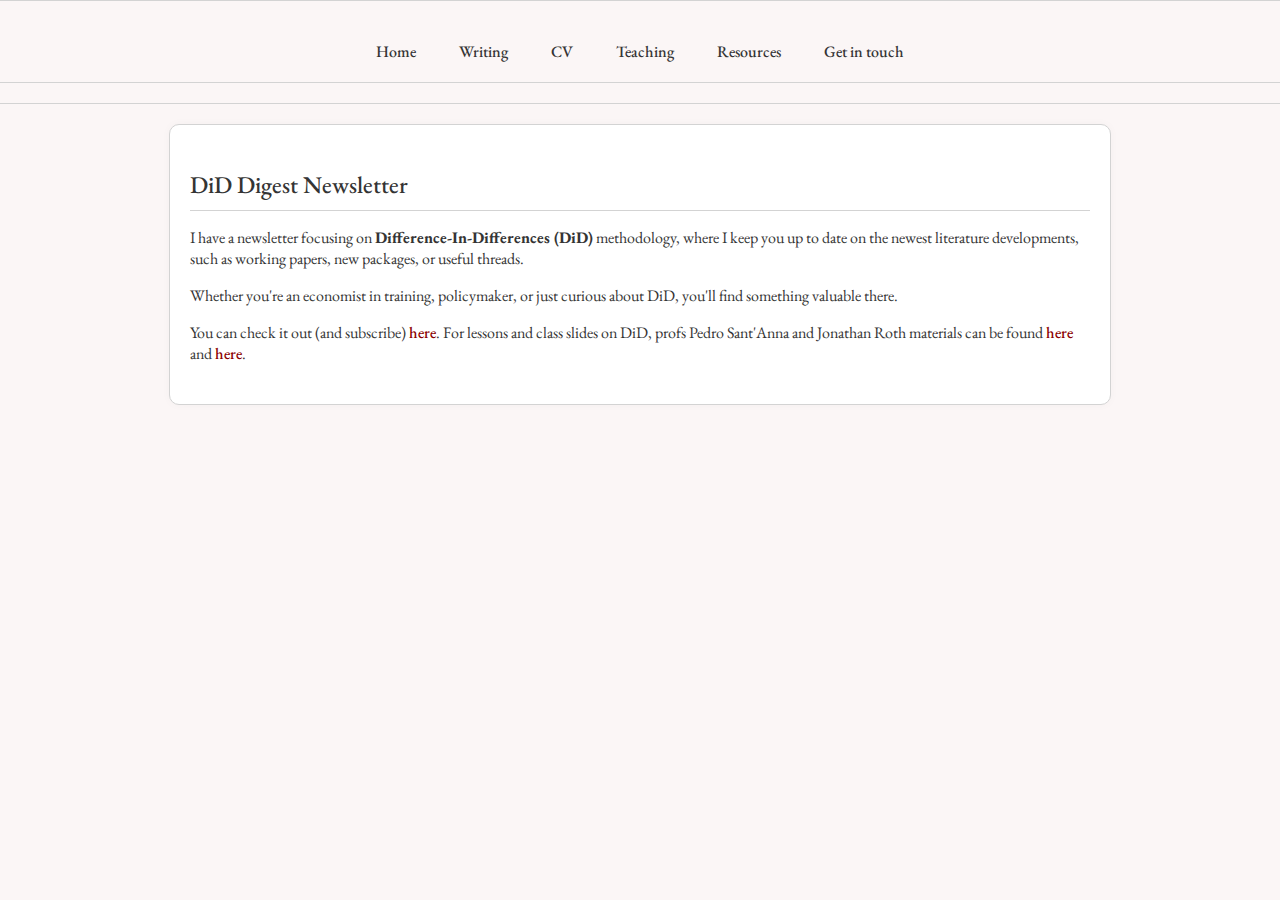
<file: DIDD.html>
<!DOCTYPE html>
<html lang="en">
<head>
    <meta charset="UTF-8">
    <meta name="viewport" content="width=device-width, initial-scale=1.0">
    <title>DiD Digest Newsletter - Beatriz Gietner</title>
    <meta name="description" content="Subscribe to the DiD Digest newsletter by Beatriz Gietner, focused on the latest developments in Difference-in-Differences (DiD) methodology, including working papers, tools, and insights.">
    <link href="https://fonts.googleapis.com/css2?family=Roboto:wght@300;400;700&display=swap" rel="stylesheet">
    <link rel="stylesheet" href="styles.css">
</head>
<body>
    <header id="header-container"></header>

    <main class="container">
    <section class="section">
       
        <h2>DiD Digest Newsletter</h2>
        
        <p>I have a newsletter focusing on <strong>Difference-In-Differences (DiD)</strong> methodology, where I keep you up to date on the newest literature developments, such as working papers, new packages, or useful threads.
        </p>
        <p>
            Whether you're an economist in training, policymaker, or just curious about DiD, you'll find something valuable there.
        </p>
        <p>
            You can check it out (and subscribe) <a href="https://diddigest.substack.com/" target="_blank" rel="noopener noreferrer" class="btn">here</a>. For lessons and class slides on DiD, profs Pedro Sant'Anna and Jonathan Roth materials can be found <a href="https://psantanna.com/did-resources/" target="_blank">here</a> and <a href="https://www.jonathandroth.com/did-resources/" target="_blank">here</a>.
        </p>
 </section>
</main>

    <script>
        // Dynamically load the header
        fetch('header.html')
            .then(response => {
                if (!response.ok) {
                    throw new Error('Network response was not OK');
                }
                return response.text();
            })
            .then(html => {
                document.getElementById('header-container').innerHTML = html;
            })
            .catch(error => {
                console.error('Error loading header:', error);
            });
    </script>
</body>
</html>
</file>
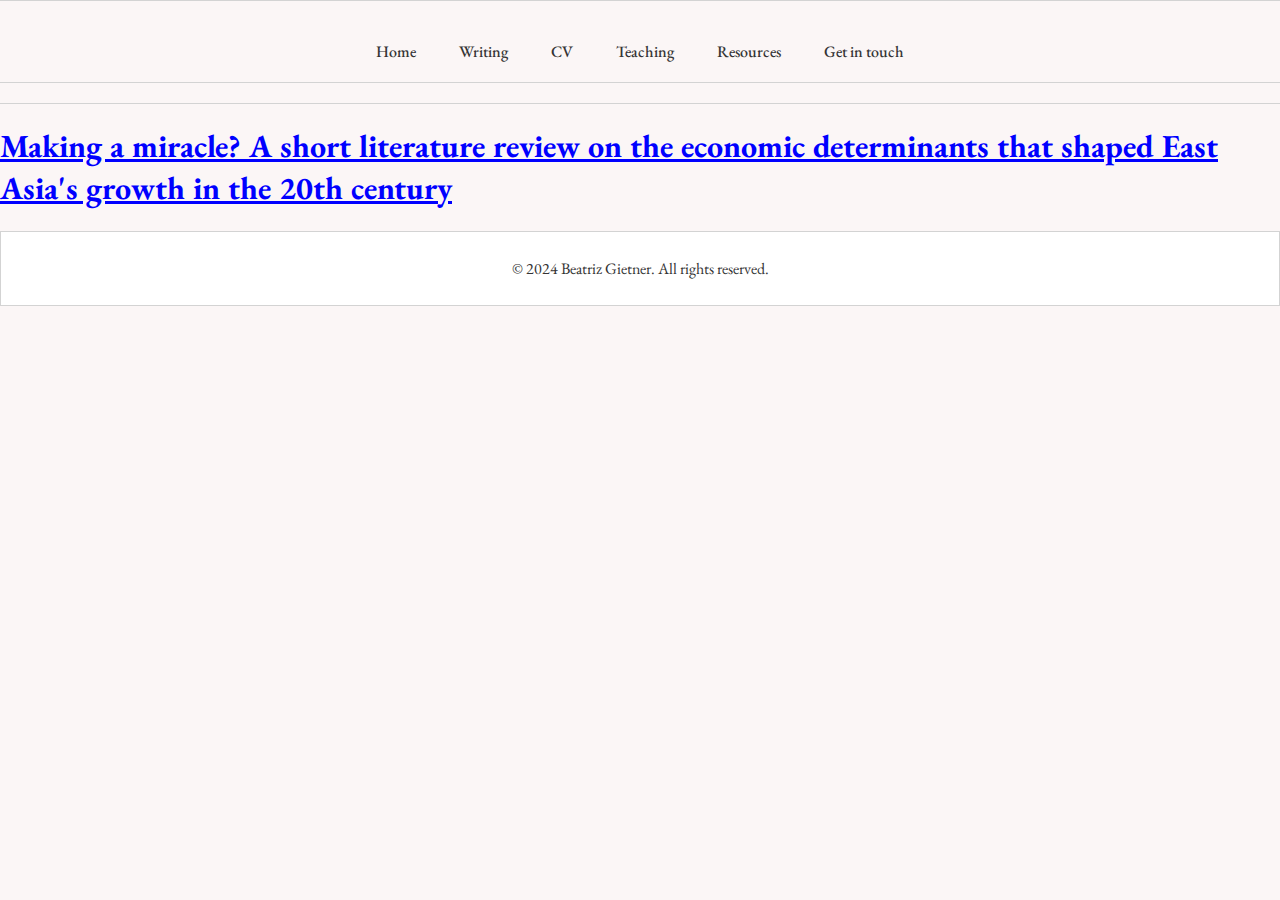
<file: east_asian_miracle.html>
<!DOCTYPE html>
<html lang="en">
<head>
    <meta charset="UTF-8">
    <meta name="viewport" content="width=device-width, initial-scale=1.0">
    <title>Making a miracle? A short literature review on the economic determinants that shaped East Asia's growth in the 20th century</title>
    <link href="https://fonts.googleapis.com/css2?family=Roboto:wght@300;400;700&display=swap" rel="stylesheet">
    <link rel="stylesheet" href="styles.css"> 
    <style>
        h1 {
            cursor: pointer;
            text-decoration: underline;
            color: blue;
        }
        #article-content {
            display: none;
        }
    </style>
</head>
<body>
    <header id="header-container"></header>

    <main>
        
        <h1 id="article-title">Making a miracle? A short literature review on the economic determinants that shaped East Asia's growth in the 20th century</h1>
       
        <div id="article-content">
            <p>Introduction</p>
            <p>In the literature, the scenario in which the four newly-industrializing countries (NICs) - or newly industrialized economies (NIEs) - of South Korea, Taiwan, Singapore, Hong Kong, and Japan experienced unmatched levels of economic growth is known as the East Asian miracle¹. The first time the expression was used to refer to a broad "Miracle" in East Asia was, at least in the West, in the article "Explaining the East Asian 'Miracle'" by McCord, published in 1989. From there, the World Bank published the controversial report "East Asian miracle: Economic growth and public policy" in 1993, which was followed by Krugman's critique on Foreign Affairs entitled "The myth of Asia's miracle"² and Kwon's rebuttal "The East Asia challenge to neoclassical orthodoxy"³, both published in 1994.</p>
            <p>Before the 1990s decade, many works were published with the intention of explaining NICs' economic growth (Balassa, 1988; Chu, 1989; Deyo, 1987; Haggard, 1989; Rannis, 1989; White, 1988; White and Wade, 1989), but the literature increased considerably after 1990. In this literature review I will focus on the explanations for the East Asia Miracle presented in the following articles:</p>
            
        </div>
    </main>

    <footer>
        <p>&copy; 2024 Beatriz Gietner. All rights reserved.</p>
    </footer>

    <script>
    
        function toggleArticleContent() {
            var articleContent = document.getElementById('article-content');
            if (articleContent.style.display === 'none') {
                articleContent.style.display = 'block';
            } else {
                articleContent.style.display = 'none';
            }
        }

    
        document.getElementById('article-title').addEventListener('click', toggleArticleContent);


        fetch('header.html')
            .then(response => response.text())
            .then(html => {
                document.getElementById('header-container').innerHTML = html;
            })
            .catch(error => {
                console.error('Error fetching header content:', error);
            });
    </script>
</body>
</html>
</file>
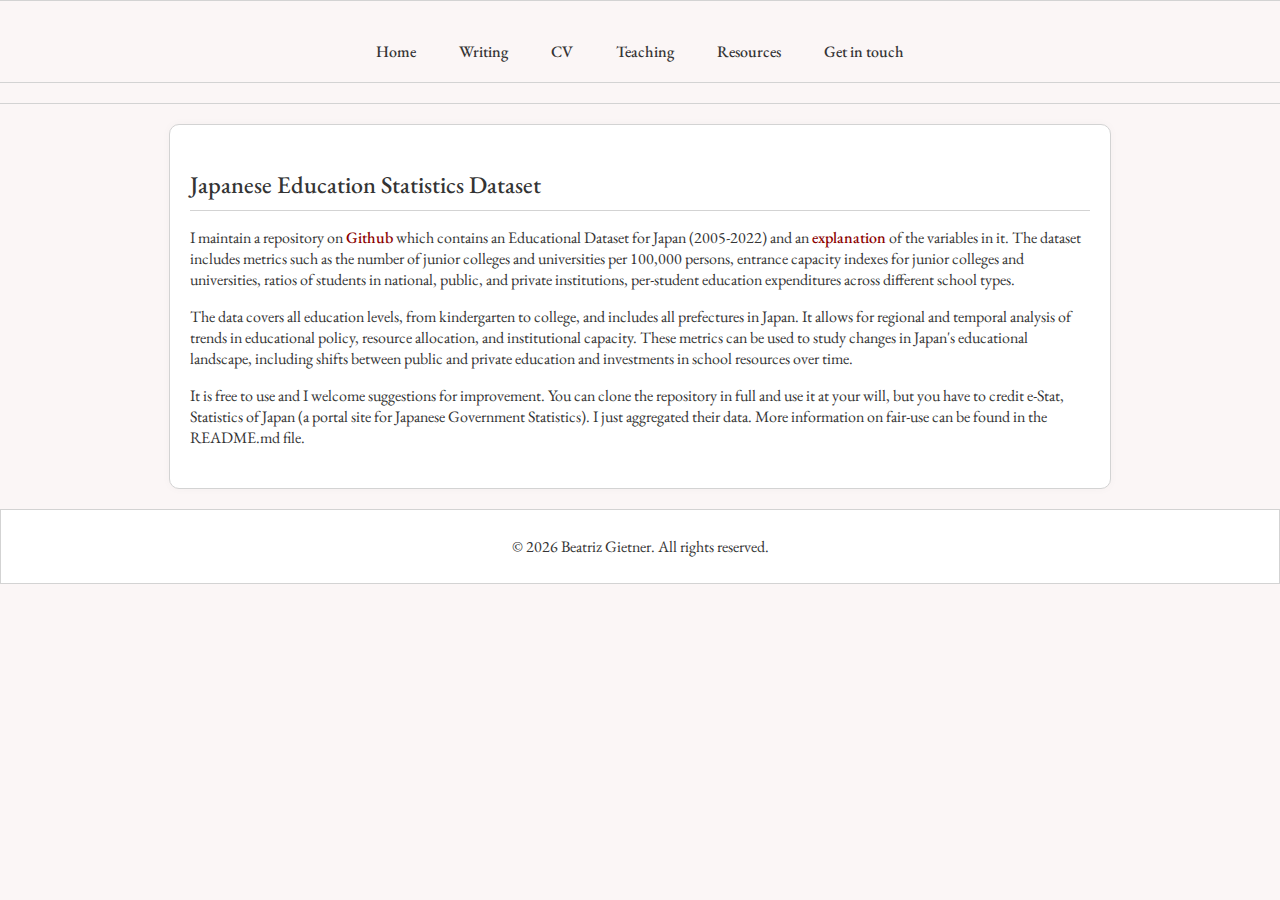
<file: JESD.html>
<!DOCTYPE html>
<html lang="en">
<head>
    <meta charset="UTF-8">
    <meta name="viewport" content="width=device-width, initial-scale=1.0">
    <link href="https://fonts.googleapis.com/css2?family=EB+Garamond:wght@400;500;600;700&display=swap" rel="stylesheet">
    <link rel="stylesheet" href="styles.css">
</head>
<body>
    <header id="header-container"></header>
    
    <div class="container">
        <section class="section">
            <h2>Japanese Education Statistics Dataset</h2>
            
            <p>I maintain a repository on <a href="https://github.com/BeaGietner/JapanEdStats" target="_blank" rel="noopener noreferrer">Github</a> which contains an Educational Dataset for Japan (2005-2022) and an <a href="https://beagietner.github.io/JapanEdStats/" target="_blank" rel="noopener noreferrer">explanation</a> of the variables in it. The dataset includes metrics such as the number of junior colleges and universities per 100,000 persons, entrance capacity indexes for junior colleges and universities, ratios of students in national, public, and private institutions, per-student education expenditures across different school types.</p>
            
            <p>The data covers all education levels, from kindergarten to college, and includes all prefectures in Japan. It allows for regional and temporal analysis of trends in educational policy, resource allocation, and institutional capacity. These metrics can be used to study changes in Japan's educational landscape, including shifts between public and private education and investments in school resources over time.</p>
            
            <p>It is free to use and I welcome suggestions for improvement. You can clone the repository in full and use it at your will, but you have to credit e-Stat, Statistics of Japan (a portal site for Japanese Government Statistics). I just aggregated their data. More information on fair-use can be found in the README.md file.</p>
        </section>
    </div>

<footer>
    <p>&copy; <span id="current-year"></span> Beatriz Gietner. All rights reserved.</p>
</footer>
<script>
    document.getElementById('current-year').textContent = new Date().getFullYear();
    fetch('header.html')
        .then(response => response.text())
        .then(html => {
            document.getElementById('header-container').innerHTML = html;
        })
        .catch(error => {
            console.error('Error fetching header content:', error);
        });
</script>
</body>
</html>
</file>
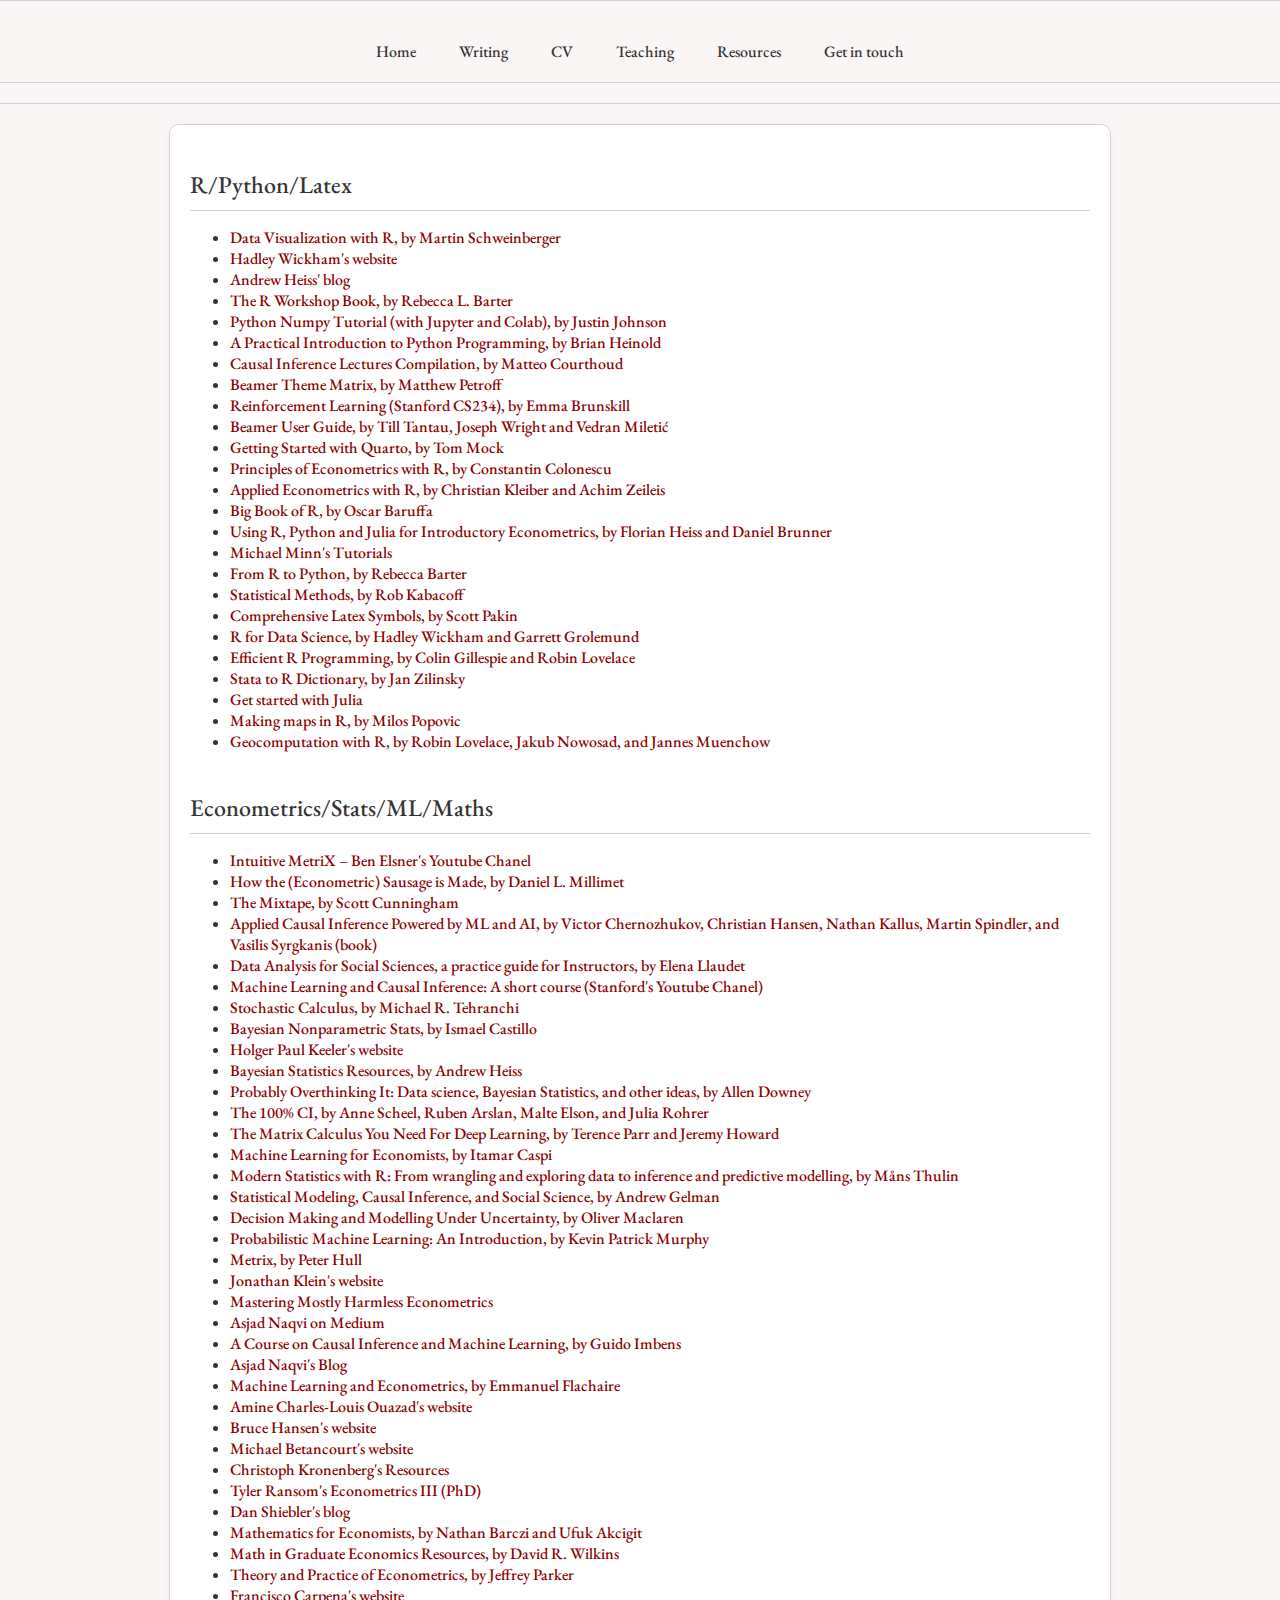
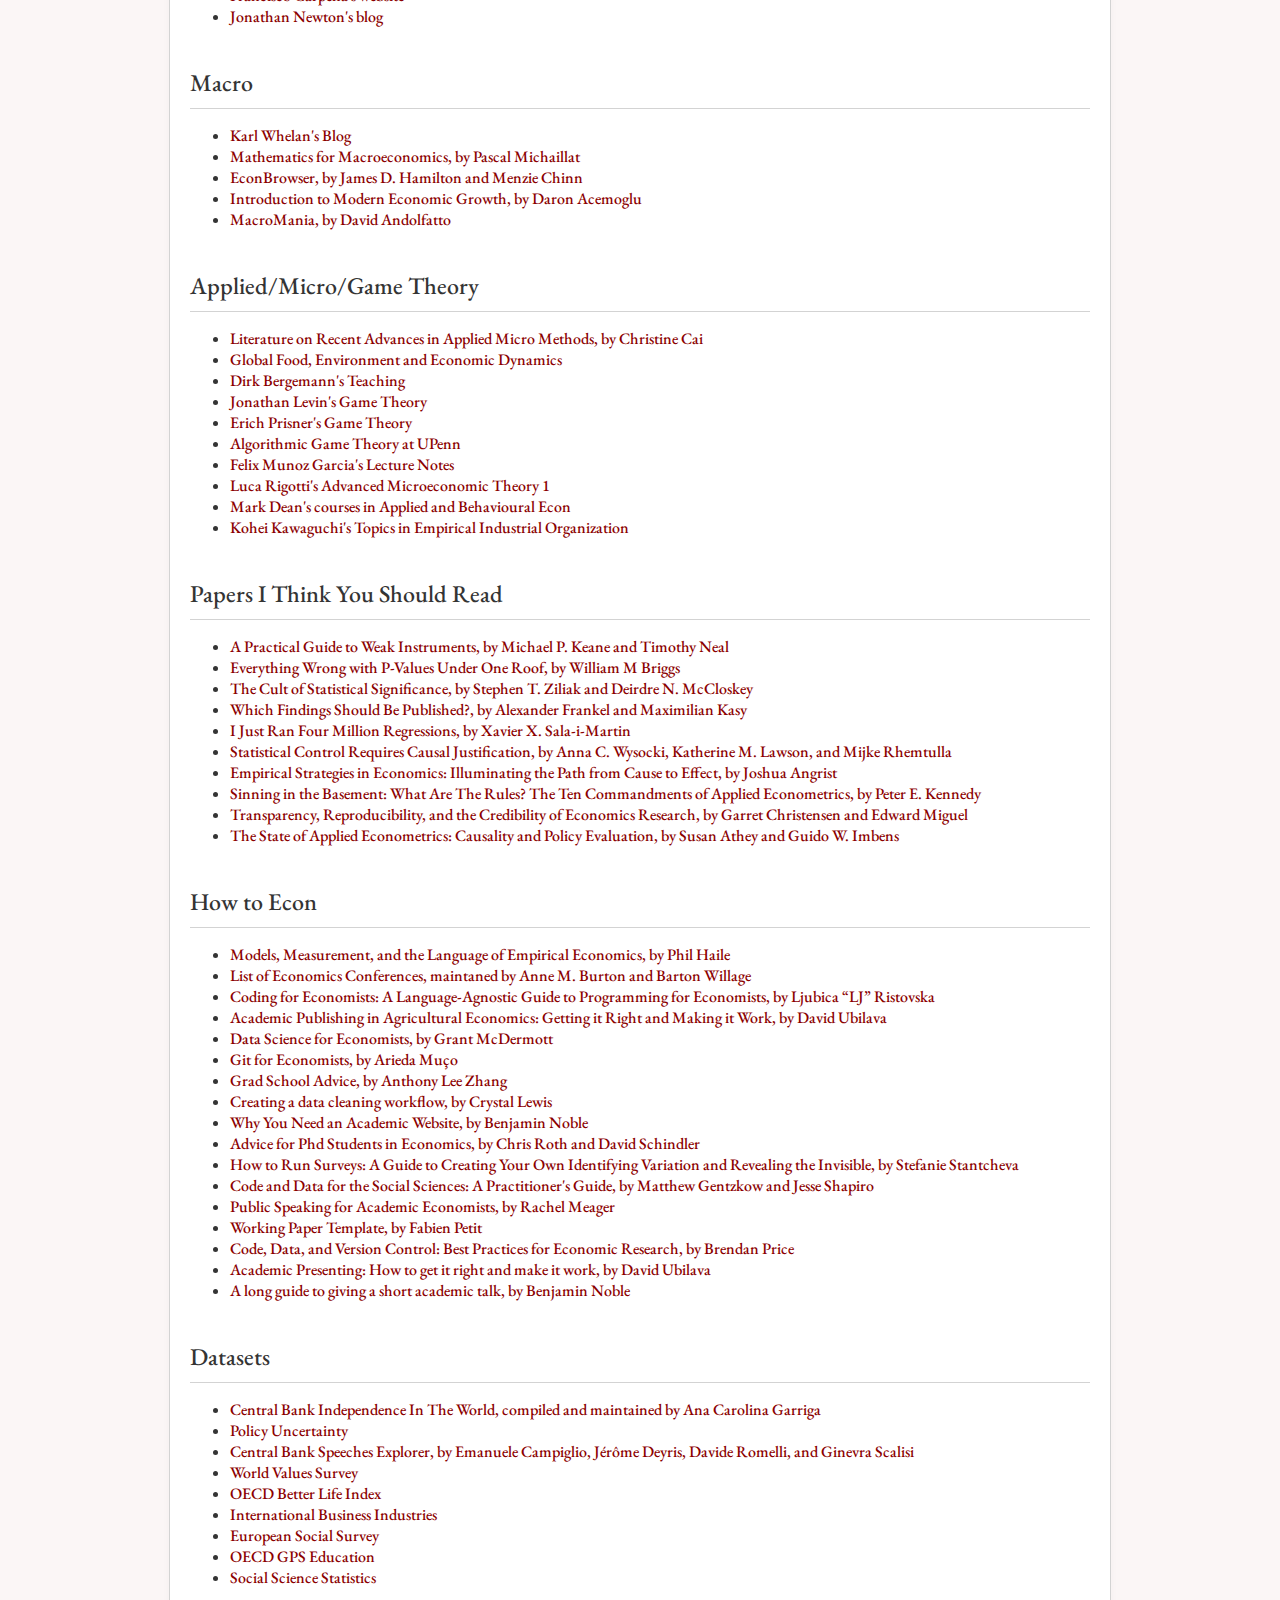
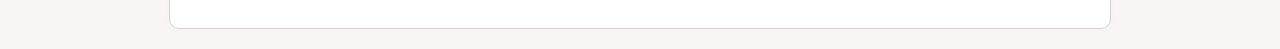
<file: LearningResources.html>
<!DOCTYPE html>
<html lang="en">
<head>
    <meta charset="UTF-8">
    <meta name="viewport" content="width=device-width, initial-scale=1.0">
    <title>Learning Resources - Beatriz Gietner</title>
    <link href="https://fonts.googleapis.com/css2?family=Roboto:wght@300;400;700&display=swap" rel="stylesheet">
    <link rel="stylesheet" href="styles.css"> 
</head>
<body>
<header id="header-container"></header>
    
    <div class="container">            
    <section id="rpylatex" class="section">
        <h2>R/Python/Latex</h2>
        <ul>
            <li><a href="https://ladal.edu.au/dviz.html" target="_blank">Data Visualization with R, by Martin Schweinberger</a></li>
            <li><a href="https://hadley.nz/" target="_blank">Hadley Wickham's website</a></li>
            <li><a href="https://www.andrewheiss.com/blog/" target="_blank">Andrew Heiss' blog</a></li>
            <li><a href="https://www.r-workshop.org/" target="_blank">The R Workshop Book, by Rebecca L. Barter</a></li>
            <li><a href="https://cs231n.github.io/python-numpy-tutorial/" target="_blank">Python Numpy Tutorial (with Jupyter and Colab), by Justin Johnson</a></li>
            <li><a href="https://www.brianheinold.net/python/A_Practical_Introduction_to_Python_Programming_Heinold.pdf" target="_blank">A Practical Introduction to Python Programming, by Brian Heinold</a></li>
            <li><a href="https://github.com/matteocourthoud/awesome-causal-inference/blob/main/src/talks.md" target="_blank">Causal Inference Lectures Compilation, by Matteo Courthoud</a></li>
            <li><a href="https://mpetroff.net/files/beamer-theme-matrix/" target="_blank">Beamer Theme Matrix, by Matthew Petroff</a></li>
            <li><a href="https://www.youtube.com/playlist?list=PLoROMvodv4rN4wG6Nk6sNpTEbuOSosZdX" target="_blank">Reinforcement Learning (Stanford CS234), by Emma Brunskill</a></li>
            <li><a href="https://ftp.heanet.ie/mirrors/ctan.org/tex/macros/latex/contrib/beamer/doc/beameruserguide.pdf" target="_blank">Beamer User Guide, by Till Tantau, Joseph Wright and Vedran Miletić</a></li>
            <li><a href="https://rstudio-conf-2022.github.io/get-started-quarto/" target="_blank">Getting Started with Quarto, by Tom Mock</a></li>
            <li><a href="https://bookdown.org/ccolonescu/RPoE4/" target="_blank">Principles of Econometrics with R, by Constantin Colonescu</a></li>
            <li><a href="https://www.zeileis.org/teaching/AER/" target="_blank">Applied Econometrics with R, by Christian Kleiber and Achim Zeileis</a></li>
            <li><a href="https://www.bigbookofr.com/" target="_blank">Big Book of R, by Oscar Baruffa</a></li>
            <li><a href="http://www.upfie.net/" target="_blank">Using R, Python and Julia for Introductory Econometrics, by Florian Heiss and Daniel Brunner</a></li>
            <li><a href="https://michaelminn.net/tutorials/" target="_blank">Michael Minn's Tutorials</a></li>
            <li><a href="https://rebeccabarter.com/blog/2023-09-11-from_r_to_python" target="_blank">From R to Python, by Rebecca Barter</a></li>
            <li><a href="https://www.statmethods.net/" target="_blank">Statistical Methods, by Rob Kabacoff</a></li>
            <li><a href="https://ftp.heanet.ie/mirrors/ctan.org/tex/info/symbols/comprehensive/symbols-a4.pdf" target="_blank">Comprehensive Latex Symbols, by Scott Pakin</a></li>
            <li><a href="https://r4ds.had.co.nz/introduction.html" target="_blank">R for Data Science, by Hadley Wickham and Garrett Grolemund</a></li>
            <li><a href="https://csgillespie.github.io/efficientR/" target="_blank">Efficient R Programming, by Colin Gillespie and Robin Lovelace</a></li>
            <li><a href="https://github.com/EconometricsBySimulation/RStata/wiki/Dictionary:-Stata-to-R" target="_blank">Stata to R Dictionary, by Jan Zilinsky</a></li>
            <li><a href="https://julialang.org/learning/" target="_blank">Get started with Julia</a></li>
            <li><a href="https://www.youtube.com/@milos-makes-maps" target="_blank">Making maps in R, by Milos Popovic</a></li>
            <li><a href="https://https://r.geocompx.org/" target="_blank">Geocomputation with R, by Robin Lovelace, Jakub Nowosad, and Jannes Muenchow</a></li>
        </ul>
    </section>

    <section id="econstats" class="section">
        <h2>Econometrics/Stats/ML/Maths</h2>
        <ul>
            <li><a href="https://www.youtube.com/channel/UCWVc6ii62HcbeK1G5w_Bbcw" target="_blank">Intuitive MetriX – Ben Elsner's Youtube Chanel</a></li>
            <li><a href="https://dlm-econometrics.blogspot.com/" target="_blank">How the (Econometric) Sausage is Made, by Daniel L. Millimet</a>
             <li><a href="https://mixtape.scunning.com/" target="_blank">The Mixtape, by Scott Cunningham</a></li>
           <li><a href="https://causalml-book.org/assets/chapters/CausalML_book.pdf" target="_blank">Applied Causal Inference Powered by ML and AI, by Victor Chernozhukov, Christian Hansen, Nathan Kallus, Martin Spindler, and Vasilis Syrgkanis (book)</a></li>
            <li><a href="https://scholar.harvard.edu/ellaudet/dss-instructor-materials" target="_blank">Data Analysis for Social Sciences, a practice guide for Instructors, by Elena Llaudet</a></li>
            <li><a href="https://www.youtube.com/playlist?list=PLxq_lXOUlvQAoWZEqhRqHNezS30lI49G-" target="_blank">Machine Learning and Causal Inference: A short course (Stanford's Youtube Chanel)</a></li>
            <li><a href="https://www.statslab.cam.ac.uk/~mike/StoCal/notes.pdf" target="_blank">Stochastic Calculus, by Michael R. Tehranchi</a></li>
            <li><a href="https://arxiv.org/pdf/2402.16422" target="_blank">Bayesian Nonparametric Stats, by Ismael Castillo</a></li>
            <li><a href="https://hpaulkeeler.com/" target="_blank">Holger Paul Keeler's website</a></li>
          <li><a href="https://evalf21.classes.andrewheiss.com/resource/bayes/" target="_blank">Bayesian Statistics Resources, by Andrew Heiss</a></li>
           <li><a href="https://www.allendowney.com/blog/" target="_blank">Probably Overthinking It: Data science, Bayesian Statistics, and other ideas, by Allen Downey</a></li>
           <li><a href="https://www.the100.ci/" target="_blank">The 100% CI, by Anne Scheel, Ruben Arslan, Malte Elson, and Julia Rohrer</a></li> 
            <li><a href="https://explained.ai/matrix-calculus/" target="_blank">The Matrix Calculus You Need For Deep Learning, by Terence Parr and Jeremy Howard</a></li> 
            <li><a href="https://ml4econ.github.io/course-spring2019/index.html" target="_blank">Machine Learning for Economists, by Itamar Caspi</a></li>
          <li><a href="https://www.modernstatisticswithr.com/" target="_blank">Modern Statistics with R: From wrangling and exploring data to inference and predictive modelling, by Måns Thulin</a></li>
            <li><a href="https://statmodeling.stat.columbia.edu/" target="_blank">Statistical Modeling, Causal Inference, and Social Science, by Andrew Gelman</a></li>
            <li><a href="https://github.com/omaclaren/open-learning-material/blob/master/decision-making-and-modelling-under-uncertainty/2024/Decision-Making-and-Modelling-Under-Uncertainty-2024.pdf" target="_blank">Decision Making and Modelling Under Uncertainty, by Oliver Maclaren</a></li>
           <li><a href="https://probml.github.io/pml-book/book1.html" target="_blank"> Probabilistic Machine Learning: An Introduction, by Kevin Patrick Murphy</a></li>
            <li><a href="https://about.peterhull.net/metrix" target="_blank">Metrix, by Peter Hull</a></li>
            <li><a href="https://klein.uk/teaching/" target="_blank">Jonathan Klein's website</a></li>
            <li><a href="https://www.aeaweb.org/webcasts/2020/mastering-mostly-harmless-econometrics-part-1" target="_blank">Mastering Mostly Harmless Econometrics</a></li>
            <li><a href="https://medium.com/@asjadnaqvi" target="_blank">Asjad Naqvi on Medium</a></li>
            <li><a href="https://www.uni-potsdam.de/fileadmin/projects/empwifo/images/homepage/05_Workshop/imbens_potsdam_2019.pdf" target="_blank">A Course on Causal Inference and Machine Learning, by Guido Imbens</a></li>
            <li><a href="https://asjadnaqvi.github.io/" target="_blank">Asjad Naqvi's Blog</a></li>
            <li><a href="https://egallic.fr/Enseignement/ML/ECB/Machine_Learning_and_Econometrics_EF.pdf" target="_blank">Machine Learning and Econometrics, by Emmanuel Flachaire</a></li>
            <li><a href="https://aouazad.github.io/Website/" target="_blank">Amine Charles-Louis Ouazad's website</a></li>
            <li><a href="https://users.ssc.wisc.edu/~bhansen/" target="_blank">Bruce Hansen's website</a></li>
            <li><a href="https://betanalpha.github.io/writing/" target="_blank">Michael Betancourt's website</a></li>
            <li><a href="https://sites.google.com/view/christoph-kronenberg/home/resources#h.p_WiOo1cAQUQCk" target="_blank">Christoph Kronenberg's Resources</a></li>
            <li><a href="https://github.com/OU-PhD-Econometrics/fall-2020" target="_blank">Tyler Ransom's Econometrics III (PhD)</a></li>
            <li><a href="https://danshiebler.com/" target="_blank">Dan Shiebler's blog</a></li>
            <li><a href="https://web.mit.edu/14.102/www/notes/" target="_blank">Mathematics for Economists, by Nathan Barczi and Ufuk Akcigit</a></li>
            <li><a href="https://www.maths.tcd.ie/~dwilkins/Courses/MA3486/MA3486_Resources/MathInGradEconomicsResources.html" target="_blank">Math in Graduate Economics Resources, by David R. Wilkins</a></li>
            <li><a href="https://www.reed.edu/economics/parker/s12/312/readings.html#Basic" target="_blank">Theory and Practice of Econometrics, by Jeffrey Parker</a></li>
            <li><a href="https://www.ocf.berkeley.edu/~fcarpena/" target="_blank">Francisco Carpena's website</a></li>
            <li><a href="https://jonathannewton.net/" target="_blank">Jonathan Newton's blog</a></li>
        </ul>
    </section>

 
    <section id="macro" class="section">
        <h2>Macro</h2>
        <ul>
            <li><a href="https://karlwhelan.com/blog/?page_id=24" target="_blank">Karl Whelan's Blog</a></li>
            <li><a href="https://pascalmichaillat.org/c3/" target="_blank">Mathematics for Macroeconomics, by Pascal Michaillat
            <li><a href="https://econbrowser.com/" target="_blank">EconBrowser, by James D. Hamilton and Menzie Chinn</a></li>
            <li><a href="https://users.econ.umn.edu/~guvenen/DaronBook1.pdf" target="_blank">Introduction to Modern Economic Growth, by Daron Acemoglu</a></li>
            <li><a href="https://andolfatto.blogspot.com/" target="_blank">MacroMania, by David Andolfatto</a></li>
        </ul>
    </section>

    <section id="micro" class="section">
        <h2>Applied/Micro/Game Theory</h2>
        <ul>
            <li><a href="https://christinecai.github.io/PublicGoods/applied_micro_methods.pdf" target="_blank">Literature on Recent Advances in Applied Micro Methods, by Christine Cai</a></li>
            <li><a href="http://www.g-feed.com/" target="_blank">Global Food, Environment and Economic Dynamics</a></li>
            <li><a href="https://campuspress.yale.edu/dirkbergemann/teaching/" target="_blank">Dirk Bergemann's Teaching</a></li>
            <li><a href="https://web.stanford.edu/~jdlevin/Econ%20286/" target="_blank">Jonathan Levin's Game Theory</a></li>
            <li><a href="http://kgt.bme.hu/files/Toth-Bozo%20Brigitta/Prisner_Erich.pdf" target="_blank">Erich Prisner's Game Theory</a></li>
            <li><a href="https://www.cis.upenn.edu/~mkearns/teaching/cgt/" target="_blank">Algorithmic Game Theory at UPenn</a></li>
            <li><a href="https://felixmunozgarcia.com/lecture-notes/" target="_blank">Felix Munoz Garcia's Lecture Notes</a></li>
            <li><a href="https://sites.pitt.edu/~luca/ECON2100/2018Class/" target="_blank">Luca Rigotti's Advanced Microeconomic Theory 1</a></li>
            <li><a href="https://www.columbia.edu/~md3405/past.shtml" target="_blank">Mark Dean's courses in Applied and Behavioural Econ</a></li>
             <li><a href="https://kohei-kawaguchi.github.io/EmpiricalIO/" target="_blank">Kohei Kawaguchi's Topics in Empirical Industrial Organization</a></li>
        </ul>
    </section>

<section id="paperrecs" class="section">
        <h2>Papers I Think You Should Read</h2>
        <ul>
            <li><a href="https://www.annualreviews.org/content/journals/10.1146/annurev-economics-092123-111021" target="_blank">A Practical Guide to Weak Instruments, by Michael P. Keane and Timothy Neal</a></li>
            <li><a href="https://www.researchgate.net/publication/329169936_Everything_Wrong_with_P-Values_Under_One_Roof" target="_blank">Everything Wrong with P-Values Under One Roof, by William M Briggs</a></li>
            <li><a href="https://www.deirdremccloskey.com/docs/jsm.pdf" target="_blank">The Cult of Statistical Significance, by Stephen T. Ziliak and Deirdre N. McCloskey</a></li>
            <li><a href="https://maxkasy.github.io/home/files/papers/findings.pdf" target="_blank">Which Findings Should Be Published?, by Alexander Frankel and Maximilian Kasy</a></li>
            <li><a href="https://www.nber.org/papers/w6252" target="_blank">I Just Ran Four Million Regressions, by Xavier X. Sala-i-Martin</a></li>
            <li><a href="https://journals.sagepub.com/doi/10.1177/25152459221095823" target="_blank">Statistical Control Requires Causal Justification, by Anna C. Wysocki, Katherine M. Lawson, and Mijke Rhemtulla</a></li>
 <li><a href="https://www.academia.edu/90490031/Empirical_Strategies_in_Economics_Illuminating_the_Path_from_Cause_to_Effect" target="_blank">Empirical Strategies in Economics: Illuminating the Path from Cause to Effect, by Joshua Angrist</a></li>
            <li><a href="https://onlinelibrary.wiley.com/doi/pdf/10.1111/1467-6419.00179" target="_blank">Sinning in the Basement: What Are The Rules? The Ten Commandments of Applied Econometrics, by Peter E. Kennedy</a></li>
            <li><a href="https://www.aeaweb.org/articles?id=10.1257/jel.20171350" target="_blank">Transparency, Reproducibility, and the Credibility of Economics Research, by Garret Christensen and Edward Miguel</a></li>
            <li><a href="https://www.aeaweb.org/articles?id=10.1257/jep.31.2.3" target="_blank">The State of Applied Econometrics: Causality and Policy Evaluation, by Susan Athey and Guido W. Imbens</a></li>
        
        </ul>
    </section>

        
    <section id="howtoecon" class="section">
        <h2>How to Econ</h2>
        <ul>
            <li><a href="https://www.dropbox.com/scl/fi/ntgkbkjty2cswsooi2dag/intro.pdf?rlkey=69wmrxqrqlleq5264jyittssp&dl=0" target="_blank">Models, Measurement, and the Language of Empirical Economics, by Phil Haile</a></li>
            <li><a href="https://docs.google.com/spreadsheets/u/0/d/1OjCncG_88aasdZtdekfCfOxANuyNFYG0Vhu7hB_3vbk/htmlview" target="_blank">List of Economics Conferences, maintaned by Anne M. Burton and Barton Willage</a></li>
            <li><a href="https://static1.squarespace.com/static/5b67b79831d4dfab6ca1b892/t/60f20e8bfa3a010ccfc0c9d7/1626476171599/Ristovska_general-programming-guide-for-economists_2019.pdf" target="_blank">Coding for Economists: A Language-Agnostic Guide to Programming for Economists, by Ljubica “LJ” Ristovska</a></li>
           <li><a href="https://davidubilava.com/misc/publishing/presentation.html" target="_blank">Academic Publishing in Agricultural Economics: Getting it Right and Making it Work, by David Ubilava</a></li>
            <li><a href="https://github.com/uo-ec607/lectures" target="_blank">Data Science for Economists, by Grant McDermott</a></li>
        <li><a href="https://medium.com/@arieda.muco/git-for-economists-a-practical-guide-7d10faf4224f" target="_blank">Git for Economists, by Arieda Muço</a></li>
           <li><a href="https://anthonyleezhang.github.io/gradschooladvice.html" target="_blank">Grad School Advice, by Anthony Lee Zhang</a></li>
            <li><a href="https://cghlewis.com/blog/data_clean_02/" target="_blank">Creating a data cleaning workflow, by Crystal Lewis</a></li>
         <li><a href="https://benjaminnoble.org/blog/website" target="_blank">Why You Need an Academic Website, by Benjamin Noble</a></li> 
            <li><a href="https://sites.google.com/view/econgradadvice/" target="_blank">Advice for Phd Students in Economics, by Chris Roth and David Schindler</a></li>
            <li><a href="https://www.annualreviews.org/content/journals/10.1146/annurev-economics-091622-010157" target="_blank">How to Run Surveys: A Guide to Creating Your Own Identifying Variation and Revealing the Invisible, by Stefanie Stantcheva
            <li><a href="https://web.stanford.edu/~gentzkow/research/CodeAndData.xhtml" target="_blank">Code and Data for the Social Sciences: A Practitioner's Guide, by Matthew Gentzkow and Jesse Shapiro</a></li>
            <li><a href="https://mfr.osf.io/render?url=https%3A%2F%2Fosf.io%2Fd8wm9%2Fdownload" target="_blank">Public Speaking for Academic Economists, by Rachel Meager</a></li>
                <li><a href="https://github.com/FabienPetitEconomics/WorkingPaper" target="_blank">Working Paper Template, by Fabien Petit</a></li>
            <li><a href="https://www.brendanmichaelprice.com/workflow/2023lectures/Price_BestPractices_Apr2023.pdf" target="_blank">Code, Data, and Version Control: Best Practices for Economic Research, by Brendan Price</a></li>
            <li><a href="https://davidubilava.com/misc/paper-presentation.html#1" target="_blank">Academic Presenting: How to get it right and make it work, by David Ubilava</a></li>
             <li><a href="https://benjaminnoble.org/blog/short-talk" target="_blank">A long guide to giving a short academic talk, by Benjamin Noble</a></li>
        </ul>
    </section>

                  <section id="datasets" class="section">
        <h2>Datasets</h2>
        <ul>
            <li><a href="https://sites.google.com/site/carogarriga/cbi-data-1" target="_blank">Central Bank Independence In The World, compiled and maintained by Ana Carolina Garriga</a></li>
            <li><a href="https://www.policyuncertainty.com/" target="_blank">Policy Uncertainty</a></li>
            <li><a href="https://cbspeeches.shinyapps.io/explorer/" target="_blank">Central Bank Speeches Explorer, by Emanuele Campiglio, Jérôme Deyris, Davide Romelli, and Ginevra Scalisi</a></li>
            <li><a href="https://www.worldvaluessurvey.org/wvs.jsp" target="_blank">World Values Survey</a></li>
            <li><a href="https://www.oecdbetterlifeindex.org/" target="_blank">OECD Better Life Index</a></li>
            <li><a href="https://lib.bakeru.edu/International-Business-Industries/" target="_blank">International Business Industries</a></li>
            <li><a href="https://ess.sikt.no/en/?tab=overview" target="_blank">European Social Survey</a></li>
            <li><a href="https://gpseducation.oecd.org/" target="_blank">OECD GPS Education</a></li>
            <li><a href="https://www.socscistatistics.com/" target="_blank">Social Science Statistics</a></li>
        </ul>
    </section>
        
       </div>
<script>
    fetch('header.html')
        .then(response => response.text())
        .then(html => {
            document.getElementById('header-container').innerHTML = html;
        })
        .catch(error => {
            console.error('Error fetching header content:', error);
        });
</script>
</body>
</html>
</file>
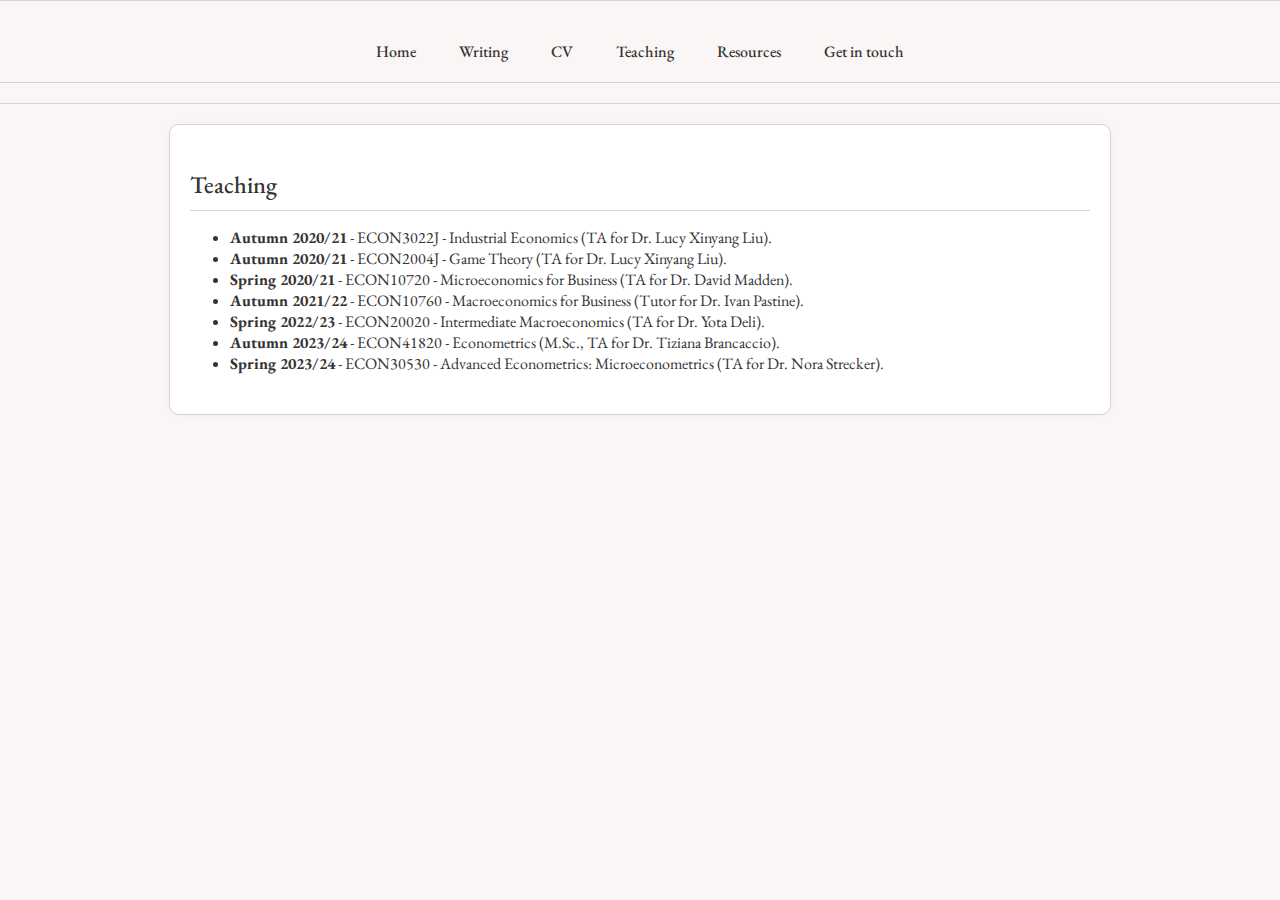
<file: teaching.html>
<!DOCTYPE html>
<html lang="en">
<head>
    <meta charset="UTF-8">
    <meta name="viewport" content="width=device-width, initial-scale=1.0">
    <title>Teaching - Beatriz Gietner</title>
    <link href="https://fonts.googleapis.com/css2?family=Roboto:wght@300;400;700&display=swap" rel="stylesheet">
    <link rel="stylesheet" href="styles.css"> 
</head>
<body>
    <header id="header-container"></header>
    <div class="container">
        <section class="section">
            <h2>Teaching</h2>
            <ul>
                <li><strong>Autumn 2020/21</strong> - ECON3022J - Industrial Economics (TA for Dr. Lucy Xinyang Liu).</li>
                <li><strong>Autumn 2020/21</strong> - ECON2004J - Game Theory (TA for Dr. Lucy Xinyang Liu).</li>
                <li><strong>Spring 2020/21</strong> - ECON10720 - Microeconomics for Business (TA for Dr. David Madden).</li>
                <li><strong>Autumn 2021/22</strong> - ECON10760 - Macroeconomics for Business (Tutor for Dr. Ivan Pastine).</li>
                <li><strong>Spring 2022/23</strong> - ECON20020 - Intermediate Macroeconomics (TA for Dr. Yota Deli).</li>
                <li><strong>Autumn 2023/24</strong> - ECON41820 - Econometrics (M.Sc., TA for Dr. Tiziana Brancaccio).</li>
                <li><strong>Spring 2023/24</strong> - ECON30530 - Advanced Econometrics: Microeconometrics (TA for Dr. Nora Strecker).</li>
            </ul>
        </section>
    </div>
    <script>
        fetch('header.html')
            .then(response => response.text())
            .then(html => {
                document.getElementById('header-container').innerHTML = html;
            })
            .catch(error => {
                console.error('Error fetching header content:', error);
            });
    </script>
</body>
</html>
</file>
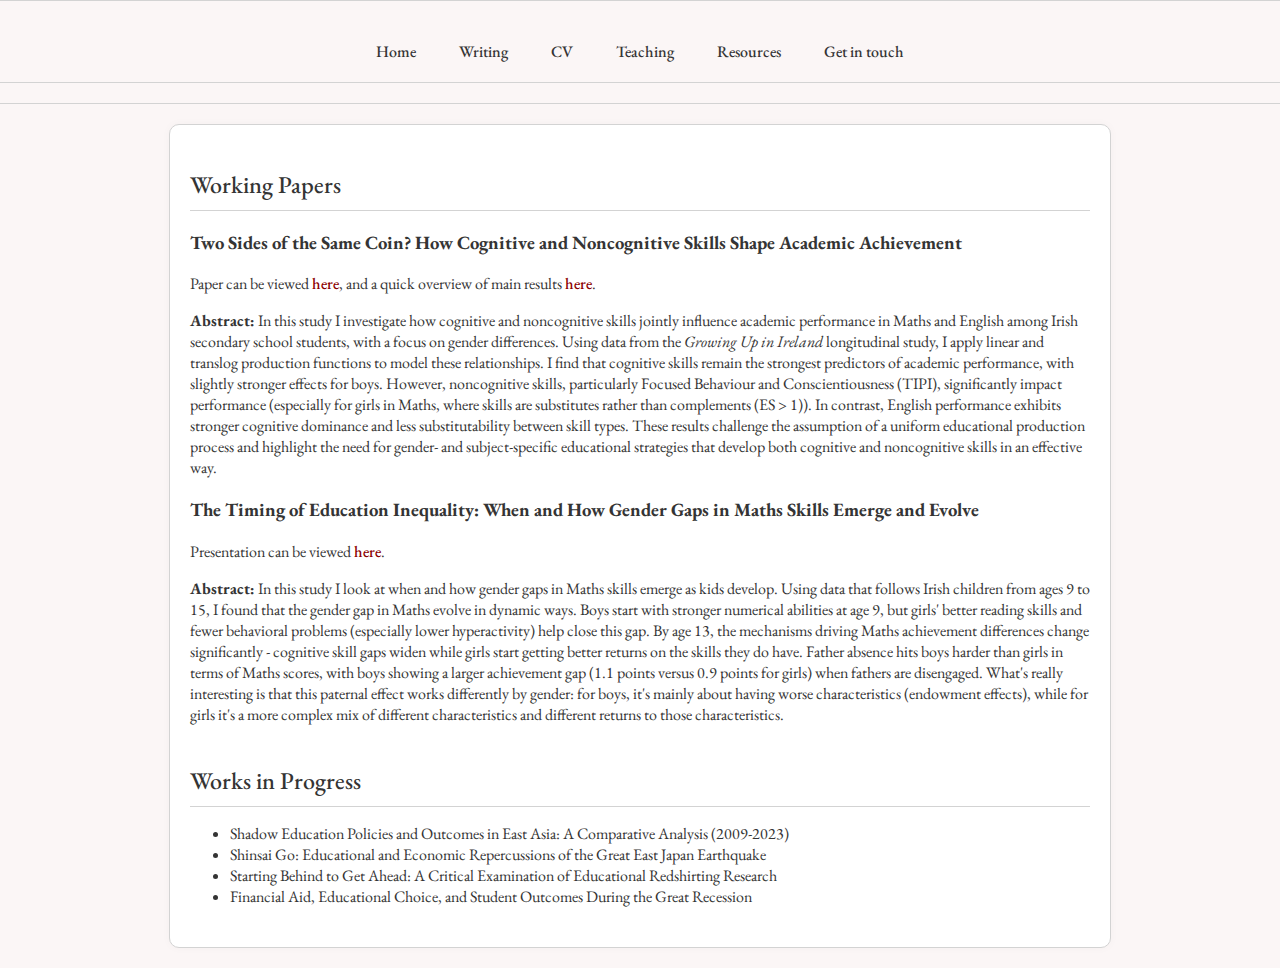
<file: WorkingPapers.html>
<!DOCTYPE html>
<html lang="en">
<head>
    <meta charset="UTF-8">
    <meta name="viewport" content="width=device-width, initial-scale=1.0">
    <title>CV - Beatriz Gietner</title>
    <link href="https://fonts.googleapis.com/css2?family=Roboto:wght@300;400;700&display=swap" rel="stylesheet">
    <link rel="stylesheet" href="styles.css"> 
</head>
<body>
<header id="header-container"></header>
<div class="container">
    <section class="section">
        <h2>Working Papers</h2>

        <h3>Two Sides of the Same Coin? How Cognitive and Noncognitive Skills Shape Academic Achievement</h3>
        <p>Paper can be viewed <a href="Chapter_1.pdf" target="_blank">here</a>, and a quick overview of main results <a href="Presentation_CogNonCog_Prod_Func.pdf" target="_blank">here</a>.</p>
       <p><strong>Abstract:</strong> In this study I investigate how cognitive and noncognitive skills jointly influence academic performance in Maths and English among Irish secondary school students, with a focus on gender differences. Using data from the <em>Growing Up in Ireland</em> longitudinal study, I apply linear and translog production functions to model these relationships. I find that cognitive skills remain the strongest predictors of academic performance, with slightly stronger effects for boys. However, noncognitive skills, particularly Focused Behaviour and Conscientiousness (TIPI), significantly impact performance (especially for girls in Maths, where skills are substitutes rather than complements (ES &gt; 1)). In contrast, English performance exhibits stronger cognitive dominance and less substitutability between skill types. These results challenge the assumption of a uniform educational production process and highlight the need for gender- and subject-specific educational strategies that develop both cognitive and noncognitive skills in an effective way.</p>
           
        <h3>The Timing of Education Inequality: When and How Gender Gaps in Maths Skills Emerge and Evolve</h3>
        <p>Presentation can be viewed <a href="The_Timing_of_Education_Inequality__Presentation.pdf" target="_blank">here</a>.</p>
        <p><strong>Abstract:</strong> In this study I look at when and how gender gaps in Maths skills emerge as kids develop. Using data that follows Irish children from ages 9 to 15, I found that the gender gap in Maths evolve in dynamic ways. Boys start with stronger numerical abilities at age 9, but girls' better reading skills and fewer behavioral problems (especially lower hyperactivity) help close this gap. By age 13, the mechanisms driving Maths achievement differences change significantly - cognitive skill gaps widen while girls start getting better returns on the skills they do have. Father absence hits boys harder than girls in terms of Maths scores, with boys showing a larger achievement gap (1.1 points versus 0.9 points for girls) when fathers are disengaged. What's really interesting is that this paternal effect works differently by gender: for boys, it's mainly about having worse characteristics (endowment effects), while for girls it's a more complex mix of different characteristics and different returns to those characteristics. </p>
    </section>

    <section class="section">
        <h2>Works in Progress</h2>
        <ul>
            <li>Shadow Education Policies and Outcomes in East Asia: A Comparative Analysis (2009-2023)</li>
            <li>Shinsai Go: Educational and Economic Repercussions of the Great East Japan Earthquake</li>
            <li>Starting Behind to Get Ahead: A Critical Examination of Educational Redshirting Research</li>
            <li>Financial Aid, Educational Choice, and Student Outcomes During the Great Recession</li>
        </ul>
    </section>
</div>

<script>
    fetch('header.html')
        .then(response => response.text())
        .then(html => {
            document.getElementById('header-container').innerHTML = html;
        })
        .catch(error => {
            console.error('Error fetching header content:', error);
        });
</script>
</body>
</html>
</file>
<file: styles.css>
@import url('https://fonts.googleapis.com/css2?family=EB+Garamond:wght@400;500;600;700&display=swap');

body {
  font-family: 'EB Garamond', serif;
  margin: 0;
  padding: 0;
  background-color: #fbf6f6;
  color: #343434;
}

header {
  background-color: #fbf6f6;
  padding: 20px 0;
  text-align: center;
  border-top: 1px solid #d3d3d3;
  border-bottom: 1px solid #d3d3d3;
}

header h1 {
  margin: 0;
  font-size: 36px;
  color: #343434;
  font-weight: 500;
}

nav {
  margin: 0;
  padding: 10px 0;
  background-color: #fbf6f6;
  text-align: center;
  border-bottom: 1px solid #d3d3d3;
}

nav a {
  color: #343434;
  padding: 10px 20px;
  text-decoration: none;
  display: inline-block;
  font-weight: 500;
}

nav a:hover {
  text-decoration: underline; 
}

.dropdown {
  position: relative;
  display: inline-block;
}

.dropdown-content {
  display: none;
  position: absolute;
  background-color: #fbf6f6;
  min-width: 160px;
  box-shadow: 0px 8px 16px rgba(0, 0, 0, 0.1);
  z-index: 1;
}

.dropdown-content a {
  background-color: #fbf6f6;
  color: #343434;
  padding: 12px 16px;
  text-decoration: none;
  display: block;
  font-weight: 500;
}

.dropdown:hover .dropdown-content {
  display: block;
}

.container {
  padding: 20px;  /* Back to even padding */
  max-width: 900px;
  margin: 20px auto;
  background-color: white;
  box-shadow: 0 0 10px rgba(0, 0, 0, 0.03);
  border-radius: 10px;
  border: 1px solid #d3d3d3;
}

.section:last-child {
    margin-bottom: 20px;  /* Add some breathing room at the bottom */
}


.container a {
  color: #8b0000;
  text-decoration: none;
  font-weight: 500; 
}

.container a:hover {
  text-decoration: underline;
}

.profile {
  display: flex;
  align-items: center;
  margin-bottom: 20px;
}

.profile img {
  margin-right: 20px;
  width: 200px;
  height: auto;
  border: 1px solid #d3d3d3;
  border-radius: 10px;
}

.profile-details {
  flex: 1;
}

.profile-details p {
  margin: 5px 0;
  color: #666666;
}

.profile-details h2 {
  margin: 0;
  color: #343434;
  font-weight: 500;
}

.section {
  margin-bottom: 40px;
}

.section h2 {
  border-bottom: 1px solid #d3d3d3;
  padding-bottom: 10px;
  color: #343434;
  font-weight: 500;
}

h2 {
  font-size: 1.5em;
  font-weight: 500;
  margin-top: 1em;
  margin-bottom: 0.5em;
  font-family: 'EB Garamond', serif;
}


.contact-links a {
  display: inline-block;
  margin-right: 20px;
  color: #343434;
  text-decoration: none;
  font-weight: 500;
  font-family: 'EB Garamond', serif;
}

.contact-links a:hover {
  text-decoration: underline;
}

#contact .contact-links a {
    display: inline-block;
    margin-right: 20px;
    margin-bottom: 10px;  /* Add some vertical spacing between links if they wrap */
    color: #343434;
    text-decoration: none;
    font-weight: 500;
    font-family: 'EB Garamond', serif;
    padding: 5px 0;  /* Add some vertical padding to make links more clickable */
}

#contact .contact-links a:hover {
    text-decoration: underline;
}

#contact .contact-links i {
    font-size: 24px;
    color: #343434;
    transition: color 0.3s ease;
}

#contact .contact-links {
    margin-bottom: 20px;  /* Add some bottom margin to the links container */
}


#contact .contact-links a:hover i {
    color: #666;
}

#contact h2 {
    margin-bottom: 20px;  /* Increase space between heading and links */
}

.social-icons {
  display: flex;
  justify-content: center;
  margin-top: 10px;
}

.social-icons a {
  margin: 0 10px;
  color: #666666;
  font-size: 20px;
}

.social-icons a:hover {
  color: #343434;
}

#contact .social-icons {
  display: flex;
  justify-content: center;
  margin-top: 10px;
}

#contact .social-icons a {
  margin: 0 10px;
  color: #666666;
  font-size: 20px;
}

#contact .social-icons a:hover {
  color: #343434;
}


footer {
  background-color: white;
  color: #343434;
  text-align: center;
  padding: 10px 0;
  border-top: 1px solid #d3d3d3;
  border: 1px solid #d3d3d3;
}

.contact-info a {
  color: #8b0000;
  text-decoration: none;
}

a {
  color: #8b0000;
  text-decoration: none;
}

a:hover {
  text-decoration: underline;
}

/* Blog Styles */
#blog {
  margin-top: 40px;
}

#blog article {
  margin-bottom: 30px;
  padding-bottom: 30px;
  border-bottom: 1px solid #d3d3d3;
}

#blog article:last-child {
  border-bottom: none;
}

#blog h3 {
  font-size: 1.3em;
  color: #343434;
  margin-bottom: 10px;
  font-weight: 500;
}

#blog .date {
  font-style: italic;
  color: #666666;
  margin-bottom: 15px;
  font-size: 0.9em;
}

#blog .content {
  margin-bottom: 15px;
  line-height: 1.6;
}

#blog .read-more {
  display: inline-block;
  color: #8b0000;
  text-decoration: none;
  font-weight: 500;
  font-family: 'EB Garamond', serif;
}

#blog .read-more:hover {
  text-decoration: underline;
}

.pagination {
  display: flex;
  justify-content: center;
  margin-top: 30px;
}

.pagination a {
  margin: 0 10px;
  color: #343434;
  text-decoration: none;
  font-weight: 500;
}

.pagination a:hover {
  text-decoration: underline;
}

.blog-post {
  max-width: 700px;
  margin: 0 auto;
}

.blog-post h1 {
  font-size: 2em;
  color: #343434;
  margin-bottom: 10px;
}

.blog-post .date {
  font-style: italic;
  color: #666666;
  margin-bottom: 20px;
}

.blog-post .content {
  line-height: 1.8;
  margin-bottom: 30px;
}

.blog-post .back-link {
  display: inline-block;
  margin-top: 20px;
  color: #8b0000;
  text-decoration: none;
  font-weight: 500;
}

.blog-post .back-link:hover {
  text-decoration: underline;
}

@media screen and (max-width: 768px) {
  .profile {
    flex-direction: column;
    text-align: center;
  }

  .profile img {
    margin-right: 0;
    margin-bottom: 20px;
    width: 150px;  /* Smaller image for mobile */
  }

  .contact-links a {
    display: block;
    margin-bottom: 10px;
    text-align: center;
  }

  /* Add other mobile-specific styles */


.submit-button {
    display: inline-block;
    padding: 12px 20px;  /* Increased padding for better touch target */
    background-color: #8b0000;
    color: white !important;  /* Important to override any potential inheritance issues */
    text-decoration: none;
    font-family: 'EB Garamond', serif;
    font-weight: 500;
    border-radius: 5px;
    margin-top: 15px;
    margin-bottom: 15px;  /* Added bottom margin */
    transition: background-color 0.3s;
    border: 1px solid #8b0000;
    text-align: center;
    min-width: 140px;  /* Minimum width to ensure text is visible */
    font-size: 18px;  /* Increased font size for better visibility on mobile */
}

.submit-button:hover {
    background-color: #a52a2a;
    text-decoration: none;
}

/* Mobile-specific adjustments */
@media screen and (max-width: 768px) {
    .submit-button {
        display: block;
        width: 80%;  /* Take most of the available width on mobile */
        margin: 15px auto;  /* Center the button */
        padding: 14px 20px;  /* Even larger touch target on mobile */
    }
}
</file>
